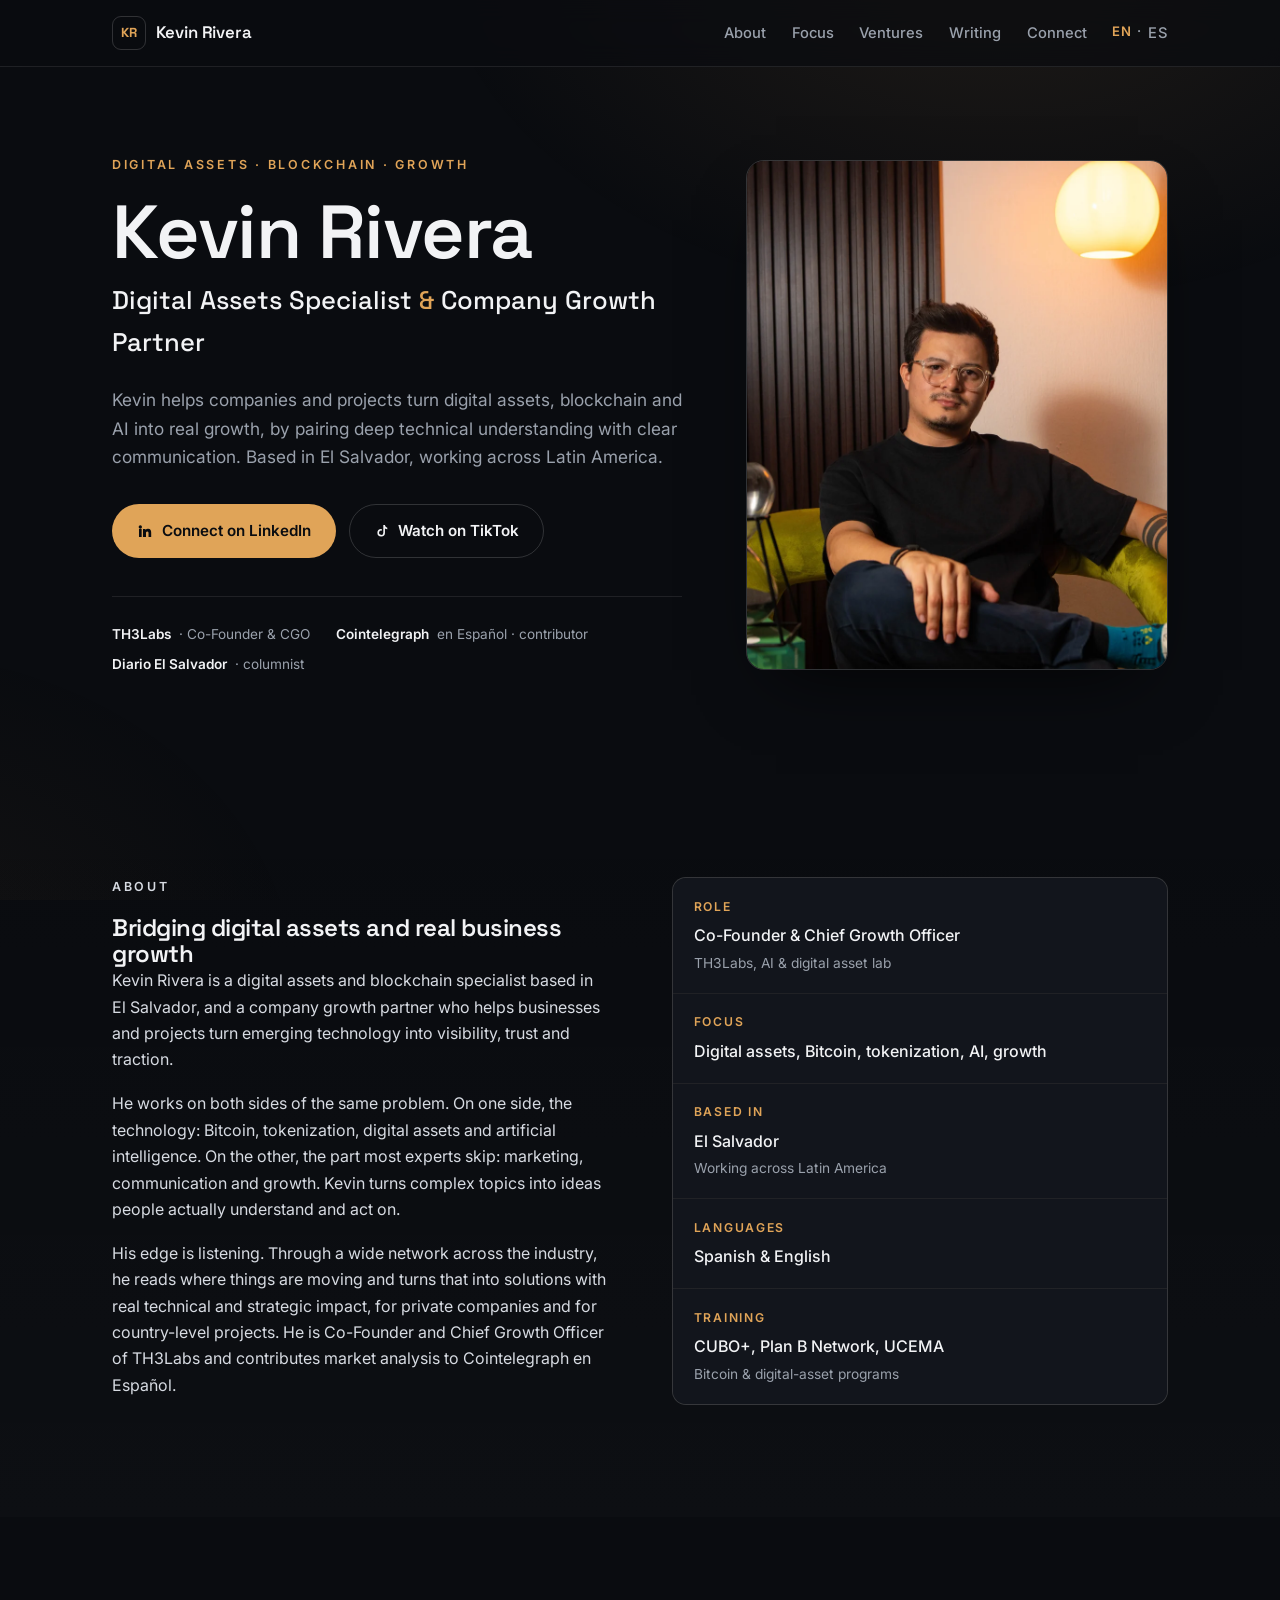
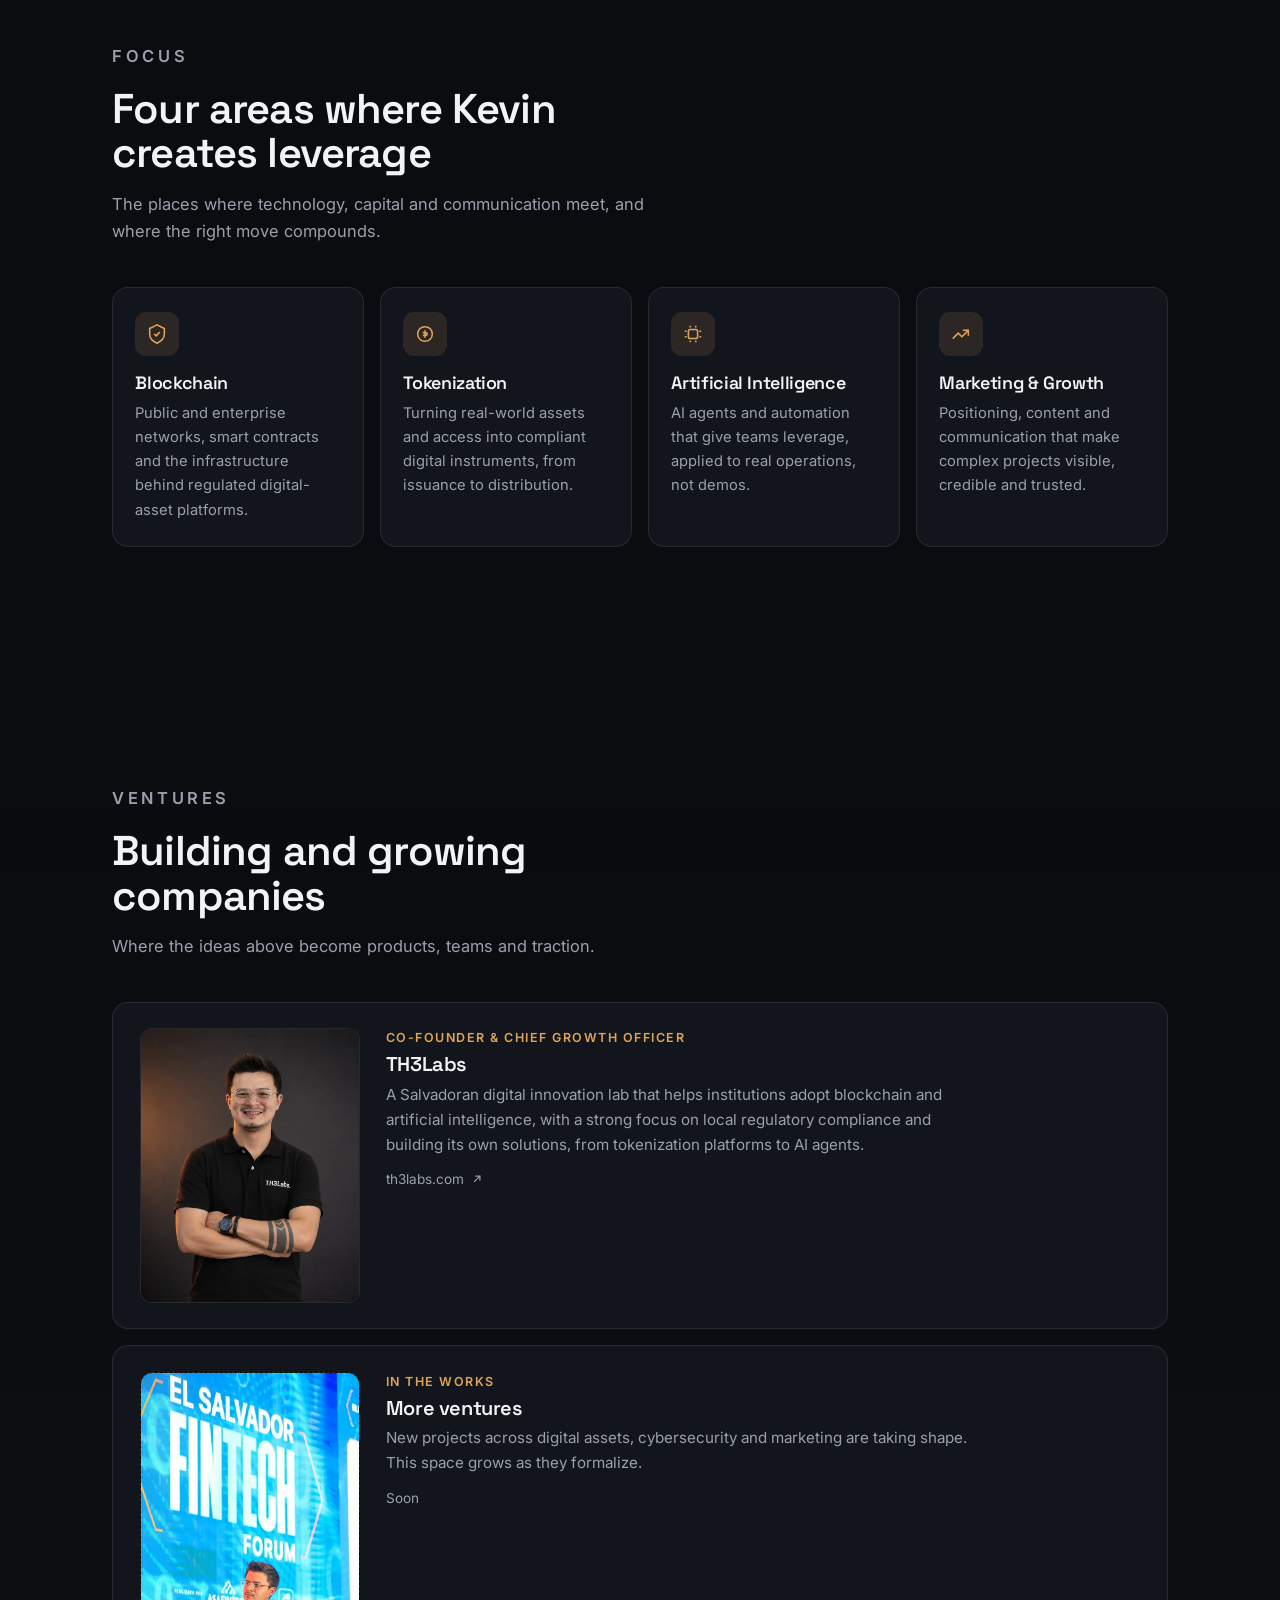
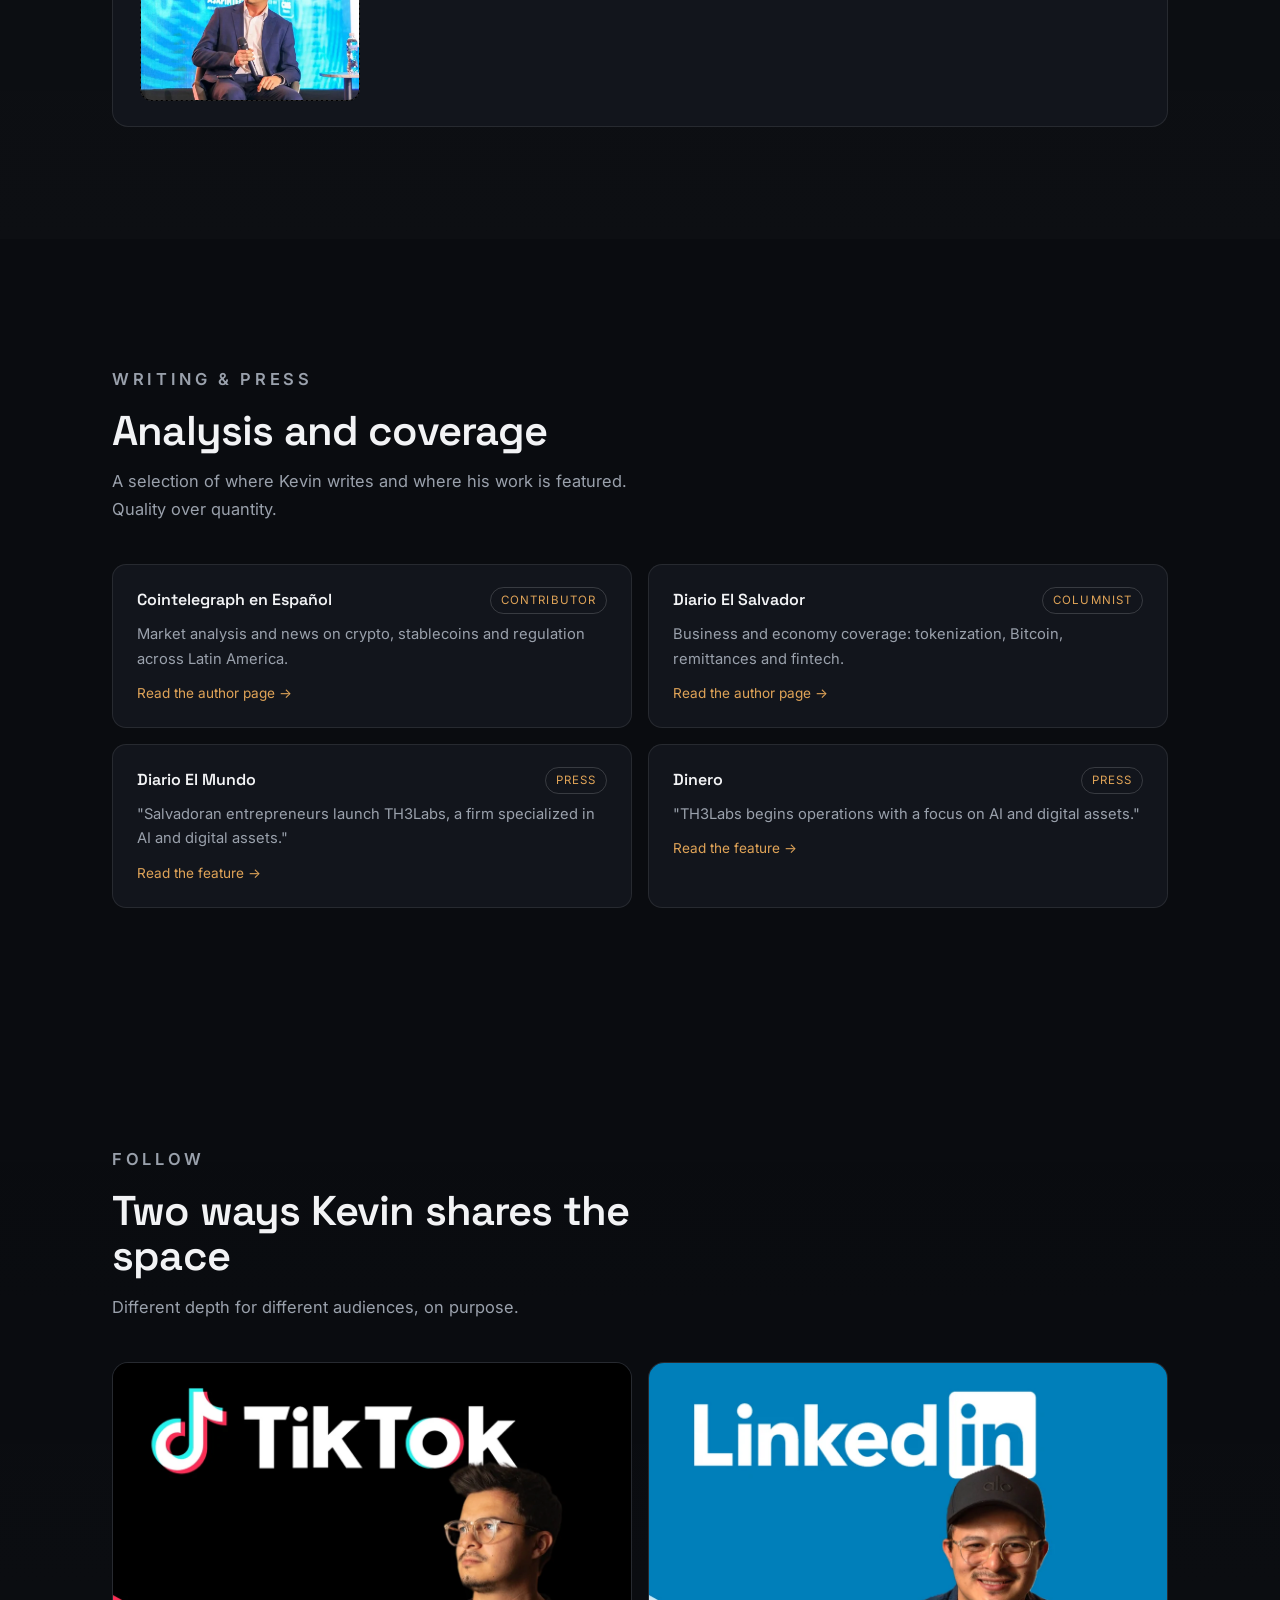
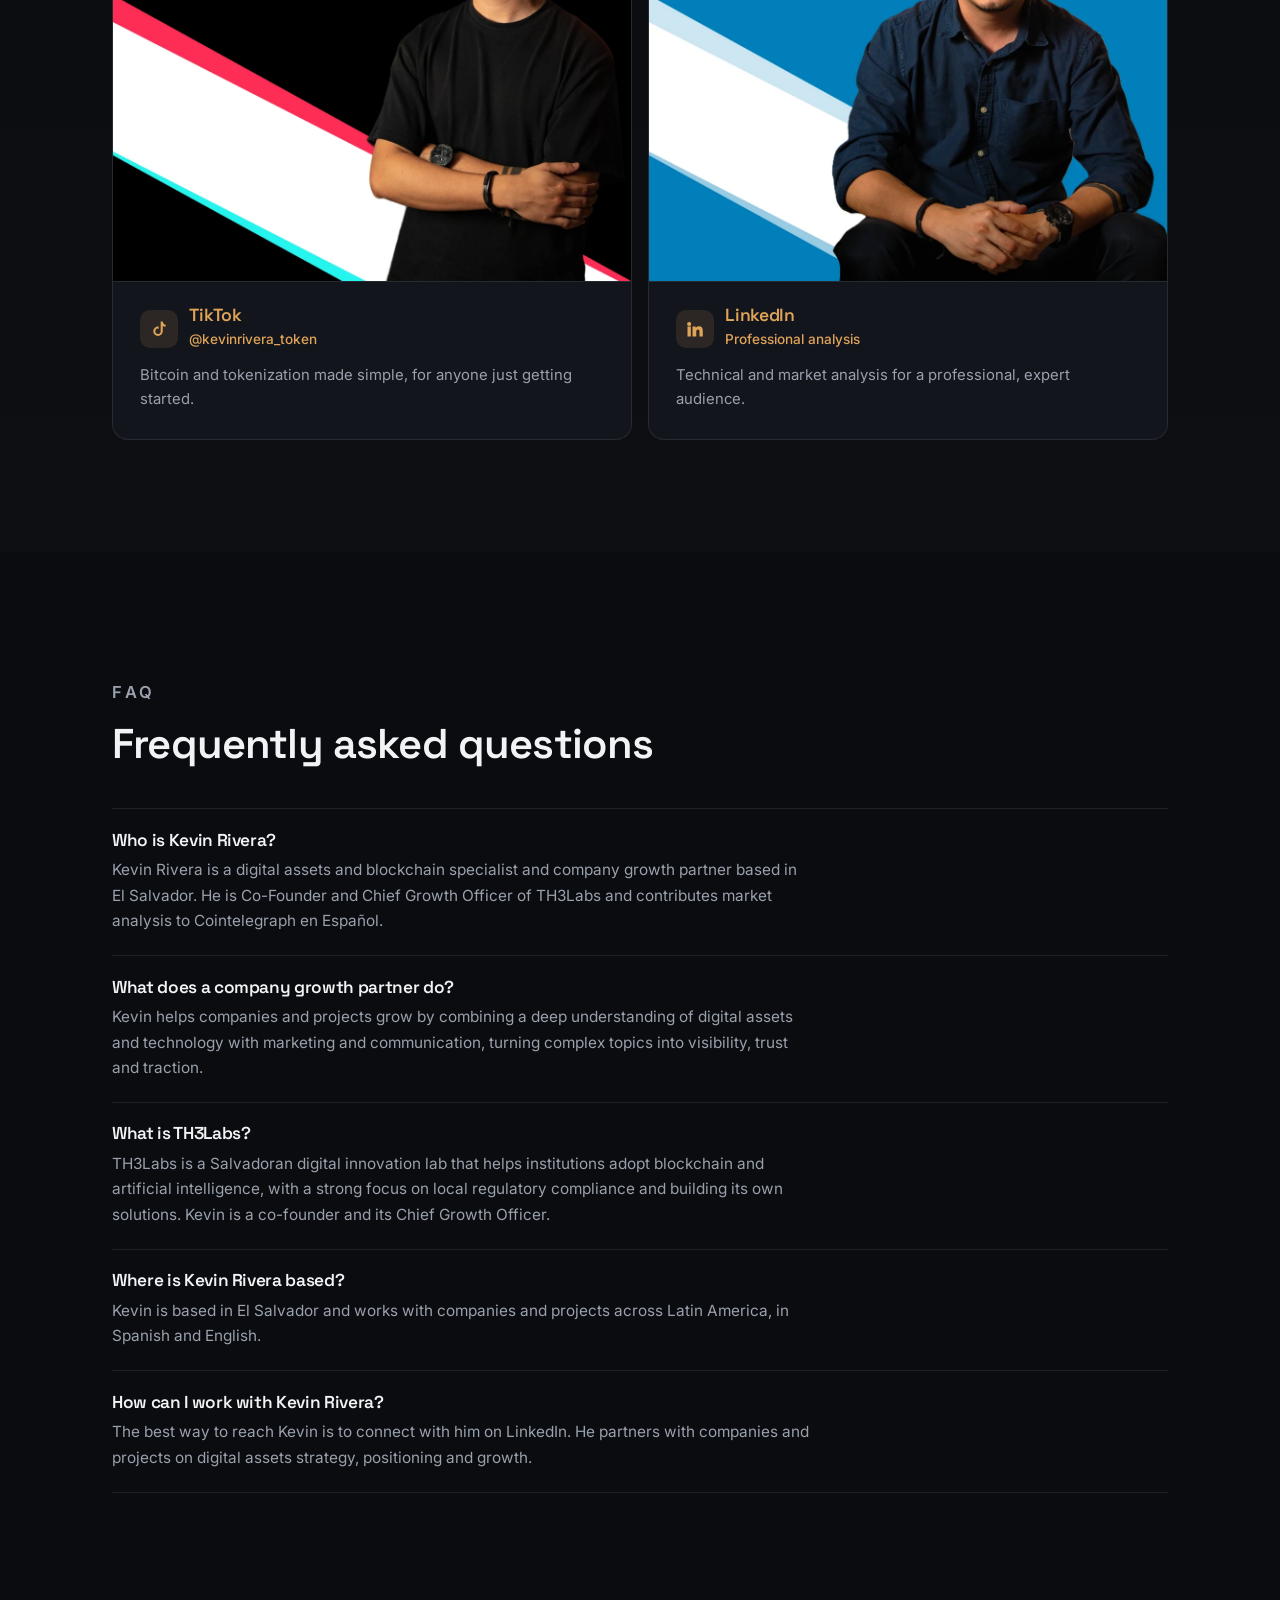
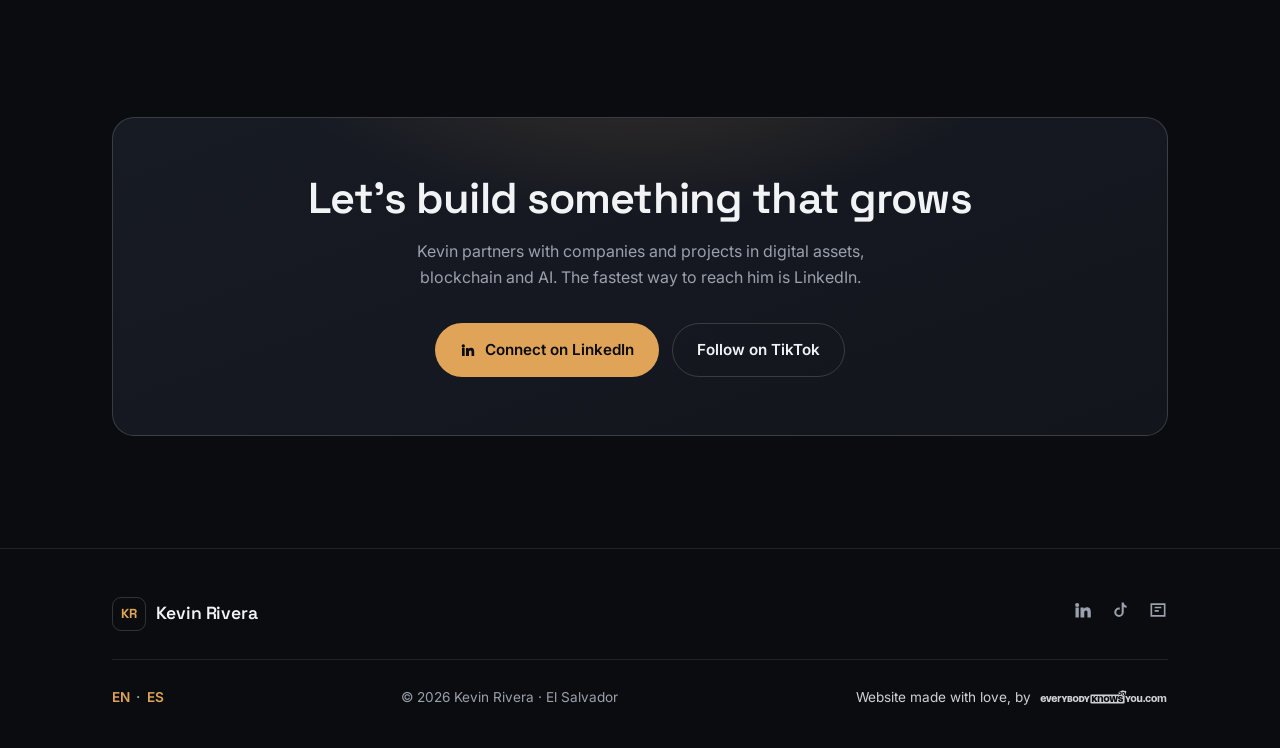
<file: index.html>
<!DOCTYPE html>
<html lang="en">
<head>
<meta charset="UTF-8">
<meta name="viewport" content="width=device-width, initial-scale=1.0">
<title>Kevin Rivera, Digital Assets Specialist &amp; Growth Partner</title>
<meta name="description" content="Kevin Rivera, digital assets and blockchain specialist and growth partner in El Salvador, helping companies and projects grow through tokenization, AI and communication.">
<meta name="keywords" content="Kevin Rivera, digital assets, activos digitales, blockchain, Bitcoin, tokenization, tokenizacion, artificial intelligence, inteligencia artificial, growth partner, socio de crecimiento, TH3Labs, El Salvador, Cointelegraph">

<!-- Canonical + language alternates -->
<link rel="canonical" href="https://kevinrivera.io/">
<link rel="alternate" hreflang="en" href="https://kevinrivera.io/">
<link rel="alternate" hreflang="es" href="https://kevinrivera.io/es/">
<link rel="alternate" hreflang="es-SV" href="https://kevinrivera.io/es/">
<link rel="alternate" hreflang="x-default" href="https://kevinrivera.io/">

<!-- Open Graph -->
<meta property="og:title" content="Kevin Rivera, Digital Assets Specialist &amp; Growth Partner">
<meta property="og:description" content="Digital assets and blockchain specialist and growth partner in El Salvador. Helping companies and projects grow through tokenization, AI and communication.">
<meta property="og:type" content="profile">
<meta property="og:url" content="https://kevinrivera.io/">
<meta property="og:image" content="https://kevinrivera.io/assets/images/social-share/kevin-rivera-og.jpg">
<meta property="og:image:width" content="1200">
<meta property="og:image:height" content="630">
<meta property="og:image:alt" content="Kevin Rivera, Digital Assets Specialist and Company Growth Partner">
<meta property="og:site_name" content="Kevin Rivera">
<meta property="og:locale" content="en_US">
<meta property="og:locale:alternate" content="es_SV">

<!-- Twitter Card -->
<meta name="twitter:card" content="summary_large_image">
<meta name="twitter:title" content="Kevin Rivera, Digital Assets Specialist &amp; Growth Partner">
<meta name="twitter:description" content="Digital assets and blockchain specialist and growth partner in El Salvador. Tokenization, AI and communication.">
<meta name="twitter:image" content="https://kevinrivera.io/assets/images/social-share/kevin-rivera-og.jpg">

<!-- Search -->
<meta name="robots" content="index, follow, max-image-preview:large, max-snippet:-1, max-video-preview:-1">
<meta name="author" content="Kevin Rivera">
<meta name="theme-color" content="#0A0C10">
<meta name="geo.region" content="SV">
<meta name="geo.placename" content="El Salvador">
<meta http-equiv="content-language" content="en">

<!-- Icons -->
<link rel="icon" href="favicon.ico" sizes="any">
<link rel="icon" type="image/png" sizes="32x32" href="favicon-32x32.png">
<link rel="icon" type="image/png" sizes="16x16" href="favicon-16x16.png">
<link rel="apple-touch-icon" sizes="180x180" href="apple-touch-icon.png">
<link rel="manifest" href="site.webmanifest">

<!-- AI assistants -->
<link rel="alternate" type="text/plain" title="llms.txt" href="https://kevinrivera.io/llms.txt">

<!-- Performance: preload hero + async fonts -->
<link rel="preload" as="image" href="assets/images/hero/kevin-rivera-el-salvador-45.webp" type="image/webp" fetchpriority="high">
<link rel="preconnect" href="https://fonts.googleapis.com">
<link rel="preconnect" href="https://fonts.gstatic.com" crossorigin>
<link rel="preload" as="style" href="https://fonts.googleapis.com/css2?family=Inter:wght@400;500;600;700&family=Space+Grotesk:wght@400;500;600;700&display=swap">
<link rel="stylesheet" href="https://fonts.googleapis.com/css2?family=Inter:wght@400;500;600;700&family=Space+Grotesk:wght@400;500;600;700&display=swap" media="print" onload="this.media='all'">
<noscript><link rel="stylesheet" href="https://fonts.googleapis.com/css2?family=Inter:wght@400;500;600;700&family=Space+Grotesk:wght@400;500;600;700&display=swap"></noscript>

<link rel="stylesheet" href="assets/css/tokens.css?v=3">
<link rel="stylesheet" href="assets/css/styles.css?v=3">

<!-- Schema.org: connected graph -->
<script type="application/ld+json">
{
  "@context": "https://schema.org",
  "@graph": [
    {
      "@type": "Person",
      "@id": "https://kevinrivera.io/#person",
      "name": "Kevin Rivera",
      "alternateName": "Kevin Alejandro Rivera Rivera",
      "jobTitle": "Co-Founder & Chief Growth Officer",
      "worksFor": {"@type":"Organization","name":"TH3Labs","url":"https://www.th3labs.com/"},
      "nationality": "Salvadoran",
      "url": "https://kevinrivera.io/",
      "image": "https://kevinrivera.io/assets/images/gallery/kevin-rivera-th3labs.webp",
      "description": "Digital assets and blockchain specialist and company growth partner in El Salvador, focused on Bitcoin, tokenization, artificial intelligence, and growth through communication.",
      "sameAs": [
        "https://www.linkedin.com/in/kevinriverar-socialmedia/",
        "https://www.tiktok.com/@kevinrivera_token",
        "https://cointelegraph.es/authors/kevin-rivera",
        "https://diarioelsalvador.com/autor/3ca516cbf4b7d8efe23598c0703759435e840dd3"
      ],
      "knowsAbout": ["Digital assets","Blockchain","Bitcoin","Tokenization","Artificial intelligence","Marketing","Growth strategy","Capital markets"],
      "knowsLanguage": ["es","en"],
      "alumniOf": [
        {"@type":"EducationalOrganization","name":"Universidad del CEMA (Postgraduate in Crypto, Blockchain & DeFi)"},
        {"@type":"EducationalOrganization","name":"Plan B Network Business School"},
        {"@type":"EducationalOrganization","name":"CUBO+ (National Bitcoin Office of El Salvador)"}
      ],
      "address": {"@type":"PostalAddress","addressCountry":"SV"}
    },
    {
      "@type": ["ProfessionalService"],
      "@id": "https://kevinrivera.io/#service",
      "name": "Kevin Rivera, Digital Assets & Growth Partner",
      "provider": {"@id": "https://kevinrivera.io/#person"},
      "description": "Advisory and growth partnership for companies and projects working with digital assets, blockchain, tokenization and artificial intelligence: strategy, positioning and communication.",
      "areaServed": [{"@type":"Country","name":"El Salvador"},{"@type":"Place","name":"Latin America"}],
      "availableLanguage": ["es","en"],
      "url": "https://kevinrivera.io/"
    },
    {
      "@type": "WebSite",
      "@id": "https://kevinrivera.io/#website",
      "url": "https://kevinrivera.io/",
      "name": "Kevin Rivera",
      "inLanguage": ["en","es"],
      "publisher": {"@id": "https://kevinrivera.io/#person"},
      "about": {"@id": "https://kevinrivera.io/#person"}
    },
    {
      "@type": "FAQPage",
      "@id": "https://kevinrivera.io/#faq",
      "mainEntity": [
        {"@type":"Question","name":"Who is Kevin Rivera?","acceptedAnswer":{"@type":"Answer","text":"Kevin Rivera is a digital assets and blockchain specialist and company growth partner based in El Salvador. He is Co-Founder and Chief Growth Officer of TH3Labs and contributes market analysis to Cointelegraph en Espanol."}},
        {"@type":"Question","name":"What does a company growth partner do?","acceptedAnswer":{"@type":"Answer","text":"Kevin helps companies and projects grow by combining a deep understanding of digital assets and technology with marketing and communication, turning complex topics into visibility, trust and traction."}},
        {"@type":"Question","name":"What is TH3Labs?","acceptedAnswer":{"@type":"Answer","text":"TH3Labs is a Salvadoran digital innovation lab that helps institutions adopt blockchain and artificial intelligence, with a strong focus on local regulatory compliance and building its own solutions. Kevin Rivera is a co-founder and its Chief Growth Officer."}},
        {"@type":"Question","name":"Where is Kevin Rivera based?","acceptedAnswer":{"@type":"Answer","text":"Kevin Rivera is based in El Salvador and works with companies and projects across Latin America, in Spanish and English."}},
        {"@type":"Question","name":"How can I work with Kevin Rivera?","acceptedAnswer":{"@type":"Answer","text":"The best way to reach Kevin is to connect with him on LinkedIn. He partners with companies and projects on digital assets strategy, positioning and growth."}}
      ]
    }
  ]
}
</script>
</head>
<body>

<header class="site-header">
  <div class="wrap">
    <a class="brand" href="index.html" aria-label="Kevin Rivera home">
      <span class="mono">KR</span> Kevin Rivera
    </a>
    <nav class="nav" aria-label="Primary">
      <div class="nav-links">
        <a href="#about">About</a>
        <a href="#focus">Focus</a>
        <a href="#ventures">Ventures</a>
        <a href="#press">Writing</a>
        <a href="#contact">Connect</a>
      </div>
      <div class="lang" aria-label="Language"><span class="active">EN</span> · <a href="es/index.html">ES</a></div>
      <button class="nav-toggle" aria-label="Menu" aria-expanded="false">
        <svg viewBox="0 0 24 24" fill="none" stroke="currentColor" stroke-width="2" stroke-linecap="round"><path d="M4 7h16M4 12h16M4 17h16"/></svg>
      </button>
    </nav>
  </div>
</header>

<main>

  <!-- HERO -->
  <section class="hero wrap" id="top">
    <div class="hero-grid">
      <div class="hero-copy reveal">
        <p class="eyebrow">Digital assets · Blockchain · Growth</p>
        <h1>Kevin Rivera</h1>
        <p class="role">Digital Assets Specialist <span class="amp">&amp;</span> Company Growth Partner</p>
        <p class="lead">Kevin helps companies and projects turn digital assets, blockchain and AI into real growth, by pairing deep technical understanding with clear communication. Based in El Salvador, working across Latin America.</p>
        <div class="hero-cta">
          <a class="btn btn--primary" href="https://www.linkedin.com/in/kevinriverar-socialmedia/" target="_blank" rel="noopener">
            <svg viewBox="0 0 24 24" fill="currentColor" aria-hidden="true"><path d="M4.98 3.5A2.5 2.5 0 1 1 2.5 6 2.5 2.5 0 0 1 4.98 3.5zM3 8.98h4V21H3zM9 8.98h3.8v1.64h.05a4.17 4.17 0 0 1 3.75-2.06c4 0 4.75 2.64 4.75 6.06V21h-4v-5.36c0-1.28 0-2.92-1.78-2.92s-2.05 1.39-2.05 2.83V21H9z"/></svg>
            Connect on LinkedIn
          </a>
          <a class="btn btn--ghost" href="https://www.tiktok.com/@kevinrivera_token" target="_blank" rel="noopener">
            <svg viewBox="0 0 24 24" fill="currentColor" aria-hidden="true"><path d="M16.5 3c.3 2.1 1.6 3.7 3.5 4v2.4a6.6 6.6 0 0 1-3.5-1v6.3a5.7 5.7 0 1 1-5.7-5.7c.3 0 .6 0 .9.1v2.5a3.2 3.2 0 1 0 2.3 3V3z"/></svg>
            Watch on TikTok
          </a>
        </div>
        <div class="trust">
          <span><b>TH3Labs</b> · Co-Founder &amp; CGO</span>
          <span><b>Cointelegraph</b> en Español · contributor</span>
          <span><b>Diario El Salvador</b> · columnist</span>
        </div>
      </div>
      <figure class="hero-figure reveal">
        <img src="assets/images/hero/kevin-rivera-el-salvador-45.webp"
             srcset="assets/images/hero/kevin-rivera-el-salvador-45-560.webp 560w, assets/images/hero/kevin-rivera-el-salvador-45.webp 900w"
             sizes="(max-width:820px) 320px, 430px" width="900" height="1090"
             alt="Kevin Rivera, digital assets and blockchain specialist in El Salvador" fetchpriority="high">
      </figure>
    </div>
  </section>

  <!-- ABOUT -->
  <section class="section section--alt" id="about">
    <div class="wrap about-grid">
      <div class="about-copy reveal">
        <p class="eyebrow">About</p>
        <h2>Bridging digital assets and real business growth</h2>
        <p>Kevin Rivera is a digital assets and blockchain specialist based in El Salvador, and a company growth partner who helps businesses and projects turn emerging technology into visibility, trust and traction.</p>
        <p>He works on both sides of the same problem. On one side, the technology: Bitcoin, tokenization, digital assets and artificial intelligence. On the other, the part most experts skip: marketing, communication and growth. Kevin turns complex topics into ideas people actually understand and act on.</p>
        <p>His edge is listening. Through a wide network across the industry, he reads where things are moving and turns that into solutions with real technical and strategic impact, for private companies and for country-level projects. He is Co-Founder and Chief Growth Officer of TH3Labs and contributes market analysis to Cointelegraph en Español.</p>
      </div>
      <div class="about-facts reveal">
        <div class="fact"><div class="k">Role</div><div class="v">Co-Founder &amp; Chief Growth Officer<small>TH3Labs, AI &amp; digital asset lab</small></div></div>
        <div class="fact"><div class="k">Focus</div><div class="v">Digital assets, Bitcoin, tokenization, AI, growth</div></div>
        <div class="fact"><div class="k">Based in</div><div class="v">El Salvador<small>Working across Latin America</small></div></div>
        <div class="fact"><div class="k">Languages</div><div class="v">Spanish &amp; English</div></div>
        <div class="fact"><div class="k">Training</div><div class="v">CUBO+, Plan B Network, UCEMA<small>Bitcoin &amp; digital-asset programs</small></div></div>
      </div>
    </div>
  </section>

  <!-- FOCUS / INDUSTRIES -->
  <section class="section" id="focus">
    <div class="wrap">
      <div class="sec-head reveal">
        <p class="eyebrow">Focus</p>
        <h2>Four areas where Kevin creates leverage</h2>
        <p>The places where technology, capital and communication meet, and where the right move compounds.</p>
      </div>
      <div class="cards">
        <article class="card reveal">
          <div class="ico"><svg viewBox="0 0 24 24" fill="none" stroke="currentColor" stroke-width="1.7"><path d="M12 2 4 6v6c0 5 3.5 8 8 10 4.5-2 8-5 8-10V6z"/><path d="M9 12l2 2 4-4"/></svg></div>
          <h3>Blockchain</h3>
          <p>Public and enterprise networks, smart contracts and the infrastructure behind regulated digital-asset platforms.</p>
        </article>
        <article class="card reveal">
          <div class="ico"><svg viewBox="0 0 24 24" fill="none" stroke="currentColor" stroke-width="1.7"><circle cx="12" cy="12" r="8"/><path d="M12 8v8M9.5 10.5h3.2a1.6 1.6 0 0 1 0 3.2H9.5"/></svg></div>
          <h3>Tokenization</h3>
          <p>Turning real-world assets and access into compliant digital instruments, from issuance to distribution.</p>
        </article>
        <article class="card reveal">
          <div class="ico"><svg viewBox="0 0 24 24" fill="none" stroke="currentColor" stroke-width="1.7"><rect x="7" y="7" width="10" height="10" rx="2"/><path d="M9 3v2M15 3v2M9 19v2M15 19v2M3 9h2M3 15h2M19 9h2M19 15h2"/></svg></div>
          <h3>Artificial Intelligence</h3>
          <p>AI agents and automation that give teams leverage, applied to real operations, not demos.</p>
        </article>
        <article class="card reveal">
          <div class="ico"><svg viewBox="0 0 24 24" fill="none" stroke="currentColor" stroke-width="1.7"><path d="M3 17l6-6 4 4 7-7"/><path d="M14 8h6v6"/></svg></div>
          <h3>Marketing &amp; Growth</h3>
          <p>Positioning, content and communication that make complex projects visible, credible and trusted.</p>
        </article>
      </div>
    </div>
  </section>

  <!-- VENTURES -->
  <section class="section section--alt" id="ventures">
    <div class="wrap">
      <div class="sec-head reveal">
        <p class="eyebrow">Ventures</p>
        <h2>Building and growing companies</h2>
        <p>Where the ideas above become products, teams and traction.</p>
      </div>
      <div class="venture reveal">
        <div class="venture-media"><img src="assets/images/gallery/kevin-rivera-th3labs.webp" width="820" height="1025" loading="lazy" alt="Kevin Rivera, Co-Founder and Chief Growth Officer of TH3Labs"></div>
        <div class="venture-body">
          <div class="vrole">Co-Founder &amp; Chief Growth Officer</div>
          <h3>TH3Labs</h3>
          <p>A Salvadoran digital innovation lab that helps institutions adopt blockchain and artificial intelligence, with a strong focus on local regulatory compliance and building its own solutions, from tokenization platforms to AI agents.</p>
          <a class="vlink" href="https://www.th3labs.com/" target="_blank" rel="noopener">th3labs.com <svg viewBox="0 0 24 24" width="14" height="14" fill="none" stroke="currentColor" stroke-width="2"><path d="M7 17 17 7M9 7h8v8"/></svg></a>
        </div>
      </div>
      <div class="venture venture--soon reveal">
        <div class="venture-media"><img src="assets/images/gallery/kevin-rivera-el-salvador-fintech-forum.webp" width="820" height="1231" loading="lazy" alt="Kevin Rivera speaking at the El Salvador Fintech Forum"></div>
        <div class="venture-body">
          <div class="vrole">In the works</div>
          <h3>More ventures</h3>
          <p>New projects across digital assets, cybersecurity and marketing are taking shape. This space grows as they formalize.</p>
          <span class="vlink">Soon</span>
        </div>
      </div>
    </div>
  </section>

  <!-- WRITING & PRESS -->
  <section class="section" id="press">
    <div class="wrap">
      <div class="sec-head reveal">
        <p class="eyebrow">Writing &amp; press</p>
        <h2>Analysis and coverage</h2>
        <p>A selection of where Kevin writes and where his work is featured. Quality over quantity.</p>
      </div>
      <div class="pubs">
        <a class="pub reveal" href="https://cointelegraph.es/authors/kevin-rivera" target="_blank" rel="noopener">
          <div class="outlet"><span class="name">Cointelegraph en Español</span><span class="tag">Contributor</span></div>
          <p>Market analysis and news on crypto, stablecoins and regulation across Latin America.</p>
          <span class="arrow">Read the author page →</span>
        </a>
        <a class="pub reveal" href="https://diarioelsalvador.com/autor/3ca516cbf4b7d8efe23598c0703759435e840dd3" target="_blank" rel="noopener">
          <div class="outlet"><span class="name">Diario El Salvador</span><span class="tag">Columnist</span></div>
          <p>Business and economy coverage: tokenization, Bitcoin, remittances and fintech.</p>
          <span class="arrow">Read the author page →</span>
        </a>
        <a class="pub reveal" href="https://diario.elmundo.sv/economia/emprendedores-salvadorenos-lanzan-th3labs-firma-especializada-en-inteligencia-artificial-y-activos-digitales" target="_blank" rel="noopener">
          <div class="outlet"><span class="name">Diario El Mundo</span><span class="tag">Press</span></div>
          <p>"Salvadoran entrepreneurs launch TH3Labs, a firm specialized in AI and digital assets."</p>
          <span class="arrow">Read the feature →</span>
        </a>
        <a class="pub reveal" href="https://dinero.com.sv/expertos/th3labs-arranca-operaciones-con-enfoque-en-ia-y-activos-digitales/" target="_blank" rel="noopener">
          <div class="outlet"><span class="name">Dinero</span><span class="tag">Press</span></div>
          <p>"TH3Labs begins operations with a focus on AI and digital assets."</p>
          <span class="arrow">Read the feature →</span>
        </a>
      </div>
    </div>
  </section>

  <!-- CHANNELS -->
  <section class="section section--alt" id="channels">
    <div class="wrap">
      <div class="sec-head reveal">
        <p class="eyebrow">Follow</p>
        <h2>Two ways Kevin shares the space</h2>
        <p>Different depth for different audiences, on purpose.</p>
      </div>
      <div class="channels">
        <a class="channel reveal" href="https://www.tiktok.com/@kevinrivera_token" target="_blank" rel="noopener">
          <img class="channel-thumb" src="assets/images/channels/tiktok-thumb.webp" width="1080" height="1080" loading="lazy" alt="Kevin Rivera on TikTok, @kevinrivera_token">
          <div class="channel-body">
            <div class="chead">
              <span class="ci"><svg viewBox="0 0 24 24" fill="currentColor"><path d="M16.5 3c.3 2.1 1.6 3.7 3.5 4v2.4a6.6 6.6 0 0 1-3.5-1v6.3a5.7 5.7 0 1 1-5.7-5.7c.3 0 .6 0 .9.1v2.5a3.2 3.2 0 1 0 2.3 3V3z"/></svg></span>
              <div><h3>TikTok</h3><span class="handle">@kevinrivera_token</span></div>
            </div>
            <p>Bitcoin and tokenization made simple, for anyone just getting started.</p>
          </div>
        </a>
        <a class="channel reveal" href="https://www.linkedin.com/in/kevinriverar-socialmedia/" target="_blank" rel="noopener">
          <img class="channel-thumb" src="assets/images/channels/linkedin-thumb.webp" width="1080" height="1080" loading="lazy" alt="Kevin Rivera on LinkedIn">
          <div class="channel-body">
            <div class="chead">
              <span class="ci"><svg viewBox="0 0 24 24" fill="currentColor"><path d="M4.98 3.5A2.5 2.5 0 1 1 2.5 6 2.5 2.5 0 0 1 4.98 3.5zM3 8.98h4V21H3zM9 8.98h3.8v1.64h.05a4.17 4.17 0 0 1 3.75-2.06c4 0 4.75 2.64 4.75 6.06V21h-4v-5.36c0-1.28 0-2.92-1.78-2.92s-2.05 1.39-2.05 2.83V21H9z"/></svg></span>
              <div><h3>LinkedIn</h3><span class="handle">Professional analysis</span></div>
            </div>
            <p>Technical and market analysis for a professional, expert audience.</p>
          </div>
        </a>
      </div>
    </div>
  </section>

  <!-- FAQ -->
  <section class="section" id="faq">
    <div class="wrap">
      <div class="sec-head reveal">
        <p class="eyebrow">FAQ</p>
        <h2>Frequently asked questions</h2>
      </div>
      <div class="faq reveal">
        <div class="faq-item">
          <h3>Who is Kevin Rivera?</h3>
          <p>Kevin Rivera is a digital assets and blockchain specialist and company growth partner based in El Salvador. He is Co-Founder and Chief Growth Officer of TH3Labs and contributes market analysis to Cointelegraph en Español.</p>
        </div>
        <div class="faq-item">
          <h3>What does a company growth partner do?</h3>
          <p>Kevin helps companies and projects grow by combining a deep understanding of digital assets and technology with marketing and communication, turning complex topics into visibility, trust and traction.</p>
        </div>
        <div class="faq-item">
          <h3>What is TH3Labs?</h3>
          <p>TH3Labs is a Salvadoran digital innovation lab that helps institutions adopt blockchain and artificial intelligence, with a strong focus on local regulatory compliance and building its own solutions. Kevin is a co-founder and its Chief Growth Officer.</p>
        </div>
        <div class="faq-item">
          <h3>Where is Kevin Rivera based?</h3>
          <p>Kevin is based in El Salvador and works with companies and projects across Latin America, in Spanish and English.</p>
        </div>
        <div class="faq-item">
          <h3>How can I work with Kevin Rivera?</h3>
          <p>The best way to reach Kevin is to connect with him on LinkedIn. He partners with companies and projects on digital assets strategy, positioning and growth.</p>
        </div>
      </div>
    </div>
  </section>

  <!-- CONTACT / CTA -->
  <section class="section" id="contact">
    <div class="wrap">
      <div class="cta reveal">
        <h2>Let's build something that grows</h2>
        <p>Kevin partners with companies and projects in digital assets, blockchain and AI. The fastest way to reach him is LinkedIn.</p>
        <div class="hero-cta">
          <a class="btn btn--primary" href="https://www.linkedin.com/in/kevinriverar-socialmedia/" target="_blank" rel="noopener">
            <svg viewBox="0 0 24 24" fill="currentColor" aria-hidden="true"><path d="M4.98 3.5A2.5 2.5 0 1 1 2.5 6 2.5 2.5 0 0 1 4.98 3.5zM3 8.98h4V21H3zM9 8.98h3.8v1.64h.05a4.17 4.17 0 0 1 3.75-2.06c4 0 4.75 2.64 4.75 6.06V21h-4v-5.36c0-1.28 0-2.92-1.78-2.92s-2.05 1.39-2.05 2.83V21H9z"/></svg>
            Connect on LinkedIn
          </a>
          <a class="btn btn--ghost" href="https://www.tiktok.com/@kevinrivera_token" target="_blank" rel="noopener">Follow on TikTok</a>
        </div>
      </div>
    </div>
  </section>

</main>

<footer class="site-footer">
  <div class="wrap">
    <div class="footer-top">
      <a class="brand footer-brand" href="index.html"><span class="mono">KR</span> Kevin Rivera</a>
      <div class="footer-social">
        <a href="https://www.linkedin.com/in/kevinriverar-socialmedia/" target="_blank" rel="noopener" aria-label="LinkedIn"><svg viewBox="0 0 24 24" fill="currentColor"><path d="M4.98 3.5A2.5 2.5 0 1 1 2.5 6 2.5 2.5 0 0 1 4.98 3.5zM3 8.98h4V21H3zM9 8.98h3.8v1.64h.05a4.17 4.17 0 0 1 3.75-2.06c4 0 4.75 2.64 4.75 6.06V21h-4v-5.36c0-1.28 0-2.92-1.78-2.92s-2.05 1.39-2.05 2.83V21H9z"/></svg></a>
        <a href="https://www.tiktok.com/@kevinrivera_token" target="_blank" rel="noopener" aria-label="TikTok"><svg viewBox="0 0 24 24" fill="currentColor"><path d="M16.5 3c.3 2.1 1.6 3.7 3.5 4v2.4a6.6 6.6 0 0 1-3.5-1v6.3a5.7 5.7 0 1 1-5.7-5.7c.3 0 .6 0 .9.1v2.5a3.2 3.2 0 1 0 2.3 3V3z"/></svg></a>
        <a href="https://cointelegraph.es/authors/kevin-rivera" target="_blank" rel="noopener" aria-label="Cointelegraph author page"><svg viewBox="0 0 24 24" fill="none" stroke="currentColor" stroke-width="2"><path d="M4 5h16v14H4z"/><path d="M8 9h8M8 13h5"/></svg></a>
      </div>
    </div>
    <div class="footer-bottom">
      <div class="lang-toggle"><span class="active">EN</span> · <a href="es/index.html">ES</a></div>
      <div>© <span data-year>2026</span> Kevin Rivera · El Salvador</div>
      <a class="eky-credit" href="https://everybodyknowsyou.com" target="_blank" rel="noopener" aria-label="Website made with love by everybodyknowsyou.com">
        <span class="eky-credit__text">Website made with love, by</span>
        <svg role="img" aria-label="everybodyknowsyou.com" xmlns="http://www.w3.org/2000/svg" viewBox="0 0 1296.95 160.34"><defs><style>.cls-1{fill:var(--eky-bg,#ffffff);}.cls-2{fill:var(--eky-fg,currentColor);}</style></defs><g><g><g><rect class="cls-2" x="515.16" y="55.21" width="342.62" height="90.52" rx="12" ry="12"/><path class="cls-1" d="M530.13,71.12h16.6v15.46l-.24,6.96h.32l3.32-4.61,15.14-17.81h19.83l-22.02,25.02,22.18,33.68h-19.92l-13.76-20.73-4.86,5.34v15.38h-16.6v-58.69Z"/><path class="cls-1" d="M604.13,71.12v8.01h.32c4.53-6.23,10.53-9.23,18.54-9.23,12.47,0,18.94,7.29,18.94,22.02v37.89h-16.6v-35.3c0-7.69-2.75-10.85-8.58-10.85-7.21,0-11.82,4.7-11.82,12.14v34h-16.6v-58.69h15.79Z"/><path class="cls-1" d="M647.37,100.43c0-17.57,11.09-30.52,29.31-30.52s29.31,12.95,29.31,30.52-11.09,30.6-29.31,30.6-29.31-13.03-29.31-30.6ZM688.66,100.43c0-9.8-3.81-17.16-11.98-17.16s-11.98,7.37-11.98,17.16,3.81,17.24,11.98,17.24,11.98-7.45,11.98-17.24Z"/><path class="cls-1" d="M705.66,71.12h17.57l6.64,35.62c.41,2.02.73,4.86,1.14,6.88h.32l1.21-6.88,6.88-35.62h18.54l7.45,35.62,1.29,6.88h.32l1.05-6.88,5.99-35.62h17.24l-13.28,58.69h-21.53l-6.64-32.38-1.29-6.88h-.32l-1.21,6.88-6.56,32.38h-21.45l-13.36-58.69Z"/><path class="cls-1" d="M791.81,110.79l17-.08c.57,4.78,3.72,7.53,9.31,7.53,4.61,0,7.85-1.7,7.85-5.26,0-2.67-1.78-4.37-5.59-5.26l-14.09-3.24c-8.98-2.02-13.84-7.77-13.84-16.27,0-11.5,8.99-18.3,24.69-18.3,14.65,0,23.56,6.96,23.8,18.05h-17c-.49-3.32-2.67-5.67-7.69-5.67-4.37,0-7.21,1.54-7.21,4.61,0,2.43,1.7,3.81,5.59,4.7l14.09,3.24c9.23,2.1,14.09,8.18,14.09,16.84,0,12.71-10.28,19.35-24.77,19.35-16.19,0-25.99-7.77-26.23-20.24Z"/></g><g><path class="cls-2" d="M918.06,100.39c0-17.57,11.09-30.52,29.31-30.52s29.31,12.95,29.31,30.52-11.09,30.6-29.31,30.6-29.31-13.03-29.31-30.6ZM959.34,100.39c0-9.8-3.81-17.16-11.98-17.16s-11.98,7.37-11.98,17.16,3.81,17.24,11.98,17.24,11.98-7.45,11.98-17.24Z"/><path class="cls-2" d="M1018.85,129.78v-7.85h-.32c-4.61,6.15-10.52,9.07-17.89,9.07-11.98,0-18.46-7.29-18.46-21.94v-37.97h16.6v35.38c0,7.69,2.83,10.77,8.18,10.77,6.56,0,11.09-4.61,11.09-12.63v-33.52h16.6v58.69h-15.79Z"/><path class="cls-2" d="M884.01,109.52l-20.4-38.4h17.84l8.26,17.75c.99,2.06,1.9,4.96,2.89,7.02h.33c.91-2.06,1.82-4.96,2.72-7.02l7.85-17.75h17.51l-20.07,38.57v21.31h-16.93v-21.47Z"/></g><g><path class="cls-2" d="M14.66,100.39c0-17.97,10.85-30.52,29.55-30.52s28.01,12.47,27.36,34.41h-39.35c.89,8.91,4.53,14.01,11.66,14.01,5.67,0,9.31-3,10.44-8.5h16.76c-2.19,13.28-12.31,21.21-26.88,21.21-18.7,0-29.55-12.63-29.55-30.6ZM54.58,92.54c-1.05-6.56-4.78-9.96-10.36-9.96s-9.8,3.64-11.42,9.96h21.78Z"/><path class="cls-2" d="M69.8,71.09h17.49l9.47,35.62c.57,2.02,1.05,4.86,1.62,6.88h.32l1.54-6.88,8.99-35.62h17.16l-17.81,58.69h-21.13l-17.65-58.69Z"/><path class="cls-2" d="M124.69,100.39c0-17.97,10.85-30.52,29.55-30.52s28.01,12.47,27.36,34.41h-39.35c.89,8.91,4.53,14.01,11.66,14.01,5.67,0,9.31-3,10.44-8.5h16.76c-2.19,13.28-12.31,21.21-26.88,21.21-18.7,0-29.55-12.63-29.55-30.6ZM164.61,92.54c-1.05-6.56-4.78-9.96-10.36-9.96s-9.8,3.64-11.42,9.96h21.78Z"/><path class="cls-2" d="M187.44,71.09h15.46v9.47h.32c3.64-7.37,8.74-10.69,15.71-10.69,1.86,0,3.56.24,5.1.81v15.79h-.32c-1.7-.49-3.24-.73-5.18-.73-9.15,0-14.49,5.42-14.49,16.11v27.93h-16.6v-58.69Z"/><path class="cls-2" d="M285.57,71.09h26.15c13.52,0,20.97,5.42,20.97,14.82,0,6.15-3.08,10.36-9.96,12.39v.32c8.02,1.46,12.23,6.23,12.23,13.84,0,10.52-8.42,17.33-21.7,17.33h-27.69v-58.69ZM316.66,88.82c0-3.64-2.02-5.18-6.56-5.18h-7.93v10.77h7.93c4.37,0,6.56-1.86,6.56-5.59ZM318.6,111.24c0-3.81-2.27-5.99-6.88-5.99h-9.55v11.98h9.63c4.45,0,6.8-2.19,6.8-5.99Z"/><path class="cls-2" d="M337.95,100.39c0-17.57,11.09-30.52,29.31-30.52s29.31,12.95,29.31,30.52-11.09,30.6-29.31,30.6-29.31-13.03-29.31-30.6ZM379.24,100.39c0-9.8-3.8-17.16-11.98-17.16s-11.98,7.37-11.98,17.16,3.8,17.24,11.98,17.24,11.98-7.45,11.98-17.24Z"/><path class="cls-2" d="M402.08,71.09h24.13c18.62,0,29.63,10.36,29.63,29.31s-11.01,29.39-29.63,29.39h-24.13v-58.69ZM438.99,100.39c0-10.77-5.83-16.19-13.36-16.19h-6.96v32.46h6.96c7.53,0,13.36-5.51,13.36-16.27Z"/><path class="cls-2" d="M471.04,109.52l-20.4-38.4h17.84l8.26,17.75c.99,2.06,1.9,4.96,2.89,7.02h.33c.91-2.06,1.82-4.96,2.72-7.02l7.85-17.75h17.51l-20.07,38.57v21.31h-16.93v-21.47Z"/><path class="cls-2" d="M245.89,109.52l-20.4-38.4h17.84l8.26,17.75c.99,2.06,1.9,4.96,2.89,7.02h.33c.91-2.06,1.82-4.96,2.72-7.02l7.85-17.75h17.51l-20.07,38.57v21.31h-16.93v-21.47Z"/></g></g><g><g><path class="cls-2" d="M837.89,14.05c5.42-1.65,11.14.47,13.85,5.48.39.72,1.1,1.2,1.88,1.34.7.12,1.52-.2,2.16-.74,4.05-3.38,9.74-3.68,14.06-.7,4.24,2.92,5.92,8.22,4.35,13.25l-6.96,22.26c-2.45,8.46-9.67,14.45-18.27,15.02-8.94.6-17.2-4.68-20.36-13.03-.17-.45-.5-.62-.88-.67s-.66.09-.98.46c-5.78,6.49-15.01,8.59-23.07,5.2-7.59-3.19-12.57-10.83-12.37-19.15.21-8.44,5.67-16.24,13.97-18.77l32.61-9.94ZM844.69,65.73c8.85,1.59,17.31-4.28,18.9-13.13,1.59-8.85-4.28-17.31-13.13-18.9-8.85-1.59-17.31,4.28-18.9,13.13-1.59,8.85,4.28,17.31,13.13,18.9ZM808.72,59.25c8.85,1.59,17.31-4.28,18.9-13.13,1.59-8.85-4.28-17.31-13.13-18.9-8.85-1.59-17.31,4.28-18.9,13.13-1.59,8.85,4.28,17.31,13.13,18.9Z"/><g><path class="cls-1" d="M850.46,33.7c8.85,1.59,14.72,10.06,13.13,18.9-1.59,8.85-10.06,14.72-18.9,13.13-8.85-1.59-14.72-10.06-13.13-18.9s10.06-14.72,18.9-13.13Z"/><path class="cls-1" d="M814.49,27.22c8.85,1.59,14.72,10.06,13.13,18.9-1.59,8.85-10.06,14.72-18.9,13.13-8.85-1.59-14.72-10.06-13.13-18.9,1.59-8.85,10.06-14.72,18.9-13.13Z"/></g></g><g><g><path class="cls-2" d="M847.57,56.91c-.06-.86-.28-1.56-.42-2.47.64.65,1.19,1.16,1.91,1.66,1.12.79,2.71.42,3.44-.7.73-1.11.45-2.64-.68-3.44-.71-.5-1.52-.66-2.4-1.05,1.54-.53,3.13-1,3.41-2.57.17-.93-.14-1.9-.84-2.43-1.03-.79-2.26-.75-3.22.02-.58.46-1.06.91-1.67,1.49.18-.89.4-1.63.45-2.5.09-1.44-1.09-2.58-2.46-2.58s-2.55,1.17-2.48,2.62c.04.85.33,1.53.43,2.46-.47-.54-.95-.89-1.43-1.33-1.13-1.04-2.8-.99-3.77.19-.91,1.1-.66,2.87.58,3.67.72.46,1.49.65,2.34.99-.88.38-1.73.56-2.45,1.09-1.21.89-1.32,2.65-.36,3.69,1.04,1.12,2.62,1.06,3.73.03l1.46-1.34c-.23.92-.51,1.75-.51,2.68,0,1.41,1.2,2.5,2.56,2.45s2.46-1.22,2.37-2.6Z"/><path class="cls-2" d="M847.57,56.91c.09,1.38-1.03,2.55-2.37,2.6s-2.56-1.05-2.56-2.45c0-.94.27-1.76.51-2.68l-1.46,1.34c-1.12,1.03-2.7,1.09-3.73-.03-.96-1.04-.84-2.8.36-3.69.71-.53,1.56-.71,2.45-1.09-.85-.34-1.62-.53-2.34-.99-1.24-.79-1.49-2.57-.58-3.67.97-1.17,2.64-1.23,3.77-.19.48.45.96.79,1.43,1.33-.1-.93-.38-1.61-.43-2.46-.07-1.44,1.07-2.62,2.48-2.62s2.55,1.14,2.46,2.58c-.05.87-.27,1.6-.45,2.5.61-.58,1.09-1.03,1.67-1.49.96-.77,2.19-.81,3.22-.02.7.54,1,1.5.84,2.43-.28,1.57-1.87,2.04-3.41,2.57.88.39,1.69.54,2.4,1.05,1.13.8,1.41,2.33.68,3.44-.73,1.11-2.32,1.48-3.44.7-.72-.5-1.27-1.01-1.91-1.66.14.92.37,1.62.42,2.47Z"/></g><g><path class="cls-2" d="M810.13,50.42c.09-1.04-.23-1.92-.46-2.9.76.65,1.37,1.38,2.24,1.82,1.23.63,2.73.08,3.32-1.08s.21-2.6-.95-3.29c-.73-.43-1.51-.63-2.28-.94.71-.21,1.29-.46,1.92-.73,1.42-.61,1.98-2.23,1.25-3.55s-2.48-1.69-3.67-.79c-.67.5-1.22,1.01-1.84,1.61.23-1.08.58-2.02.43-3.07-.18-1.23-1.33-2.03-2.49-2.01s-2.27.88-2.4,2.1c-.11,1.04.22,1.91.45,2.98-.52-.57-1.04-.93-1.58-1.42-1.11-1-2.86-.89-3.77.32s-.53,2.95.79,3.67c.74.41,1.47.63,2.23.89-.85.33-1.63.52-2.35.98-1.23.78-1.49,2.47-.66,3.57s2.46,1.35,3.58.48c.64-.49,1.17-.96,1.77-1.57-.22,1.07-.56,1.95-.45,2.98.14,1.28,1.29,2.13,2.5,2.11s2.29-.84,2.41-2.17Z"/><path class="cls-2" d="M810.13,50.42c-.12,1.32-1.24,2.14-2.41,2.17s-2.36-.83-2.5-2.11c-.11-1.03.23-1.91.45-2.98-.6.61-1.13,1.08-1.77,1.57-1.12.87-2.73.66-3.58-.48s-.57-2.79.66-3.57c.72-.46,1.5-.64,2.35-.98-.77-.26-1.49-.48-2.23-.89-1.32-.73-1.68-2.5-.79-3.67s2.66-1.32,3.77-.32c.54.49,1.06.85,1.58,1.42-.23-1.07-.56-1.94-.45-2.98.13-1.22,1.24-2.08,2.4-2.1s2.31.78,2.49,2.01c.15,1.05-.2,1.99-.43,3.07.62-.6,1.17-1.1,1.84-1.61,1.2-.9,2.97-.5,3.67.79s.17,2.93-1.25,3.55c-.63.27-1.21.52-1.92.73.77.32,1.55.51,2.28.94,1.16.68,1.53,2.13.95,3.29s-2.09,1.71-3.32,1.08c-.87-.44-1.48-1.17-2.24-1.82.23.98.55,1.86.46,2.9Z"/></g></g></g></g><g fill="var(--eky-fg, currentColor)"><path d="M1046.08,112.99h15.96v16.61h-15.96v-16.61Z"/><path d="M1065.91,100.33c0-17.49,11.29-30.39,29.1-30.39,13.79,0,25.15,8.06,26.36,22.41h-16.85c-.56-5.8-4.03-9.11-9.43-9.11-8.06,0-11.93,7.42-11.93,17.09s3.79,17.17,11.85,17.17c5.4,0,8.95-3.3,9.67-9.67h16.85c-1.13,14.91-12.66,22.97-26.52,22.97-18.14,0-29.1-12.98-29.1-30.47Z"/><path d="M1124.75,100.33c0-17.49,11.04-30.39,29.18-30.39s29.18,12.9,29.18,30.39-11.04,30.47-29.18,30.47-29.18-12.98-29.18-30.47ZM1165.86,100.33c0-9.75-3.79-17.09-11.93-17.09s-11.93,7.33-11.93,17.09,3.79,17.17,11.93,17.17,11.93-7.42,11.93-17.17Z"/><path d="M1204.31,71.15v7.98h.32c4.43-5.97,10.64-9.19,17.9-9.19s12.41,3.14,15.4,9.19h.32c4.92-6.21,10.72-9.19,17.9-9.19,12.58,0,19.27,8.71,19.27,22.81v36.84h-16.53v-34.26c0-7.66-2.34-11.69-8.06-11.69-6.53,0-10.56,5-10.56,12.9v33.05h-16.53v-34.34c0-7.58-2.42-11.61-8.14-11.61-6.61,0-10.48,5.24-10.48,12.9v33.05h-16.53v-58.44h15.72Z"/></g></svg>
      </a>
    </div>
  </div>
</footer>

<script src="assets/js/main.js" defer></script>
</body>
</html>
</file>
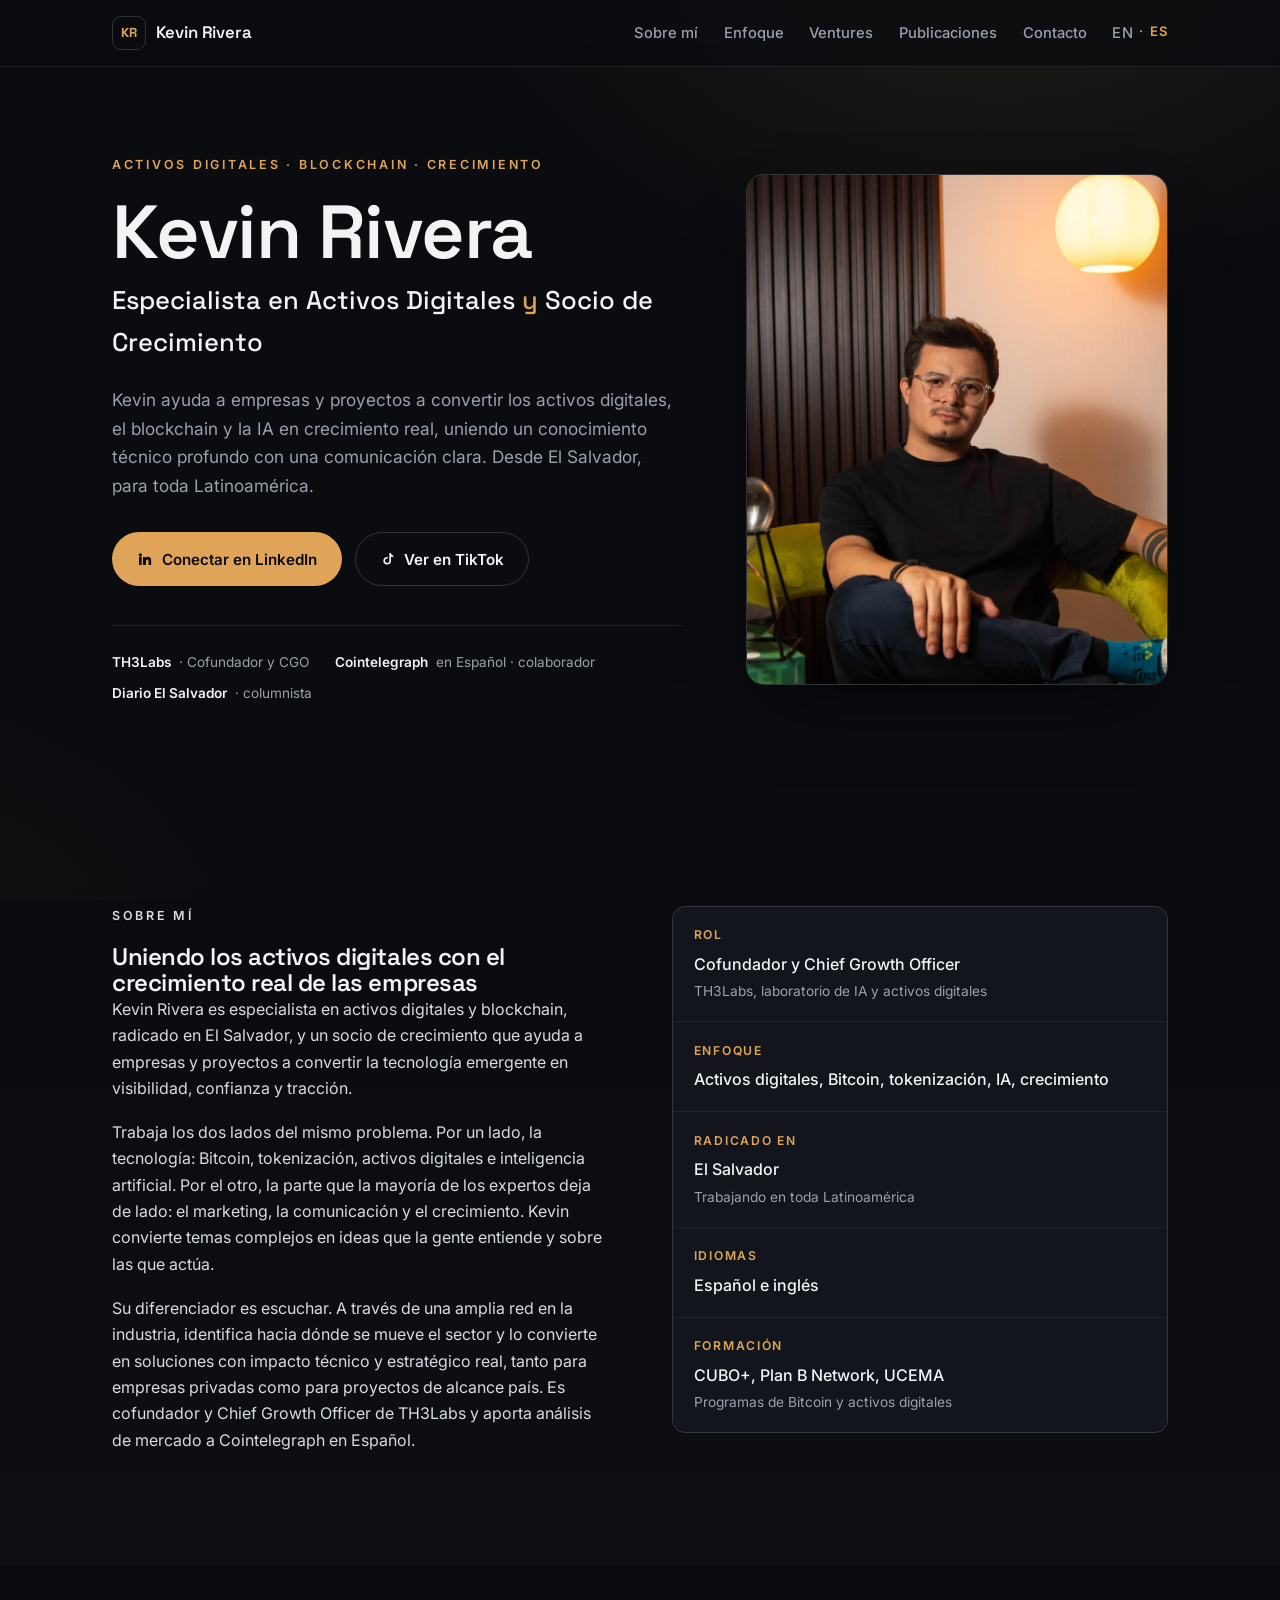
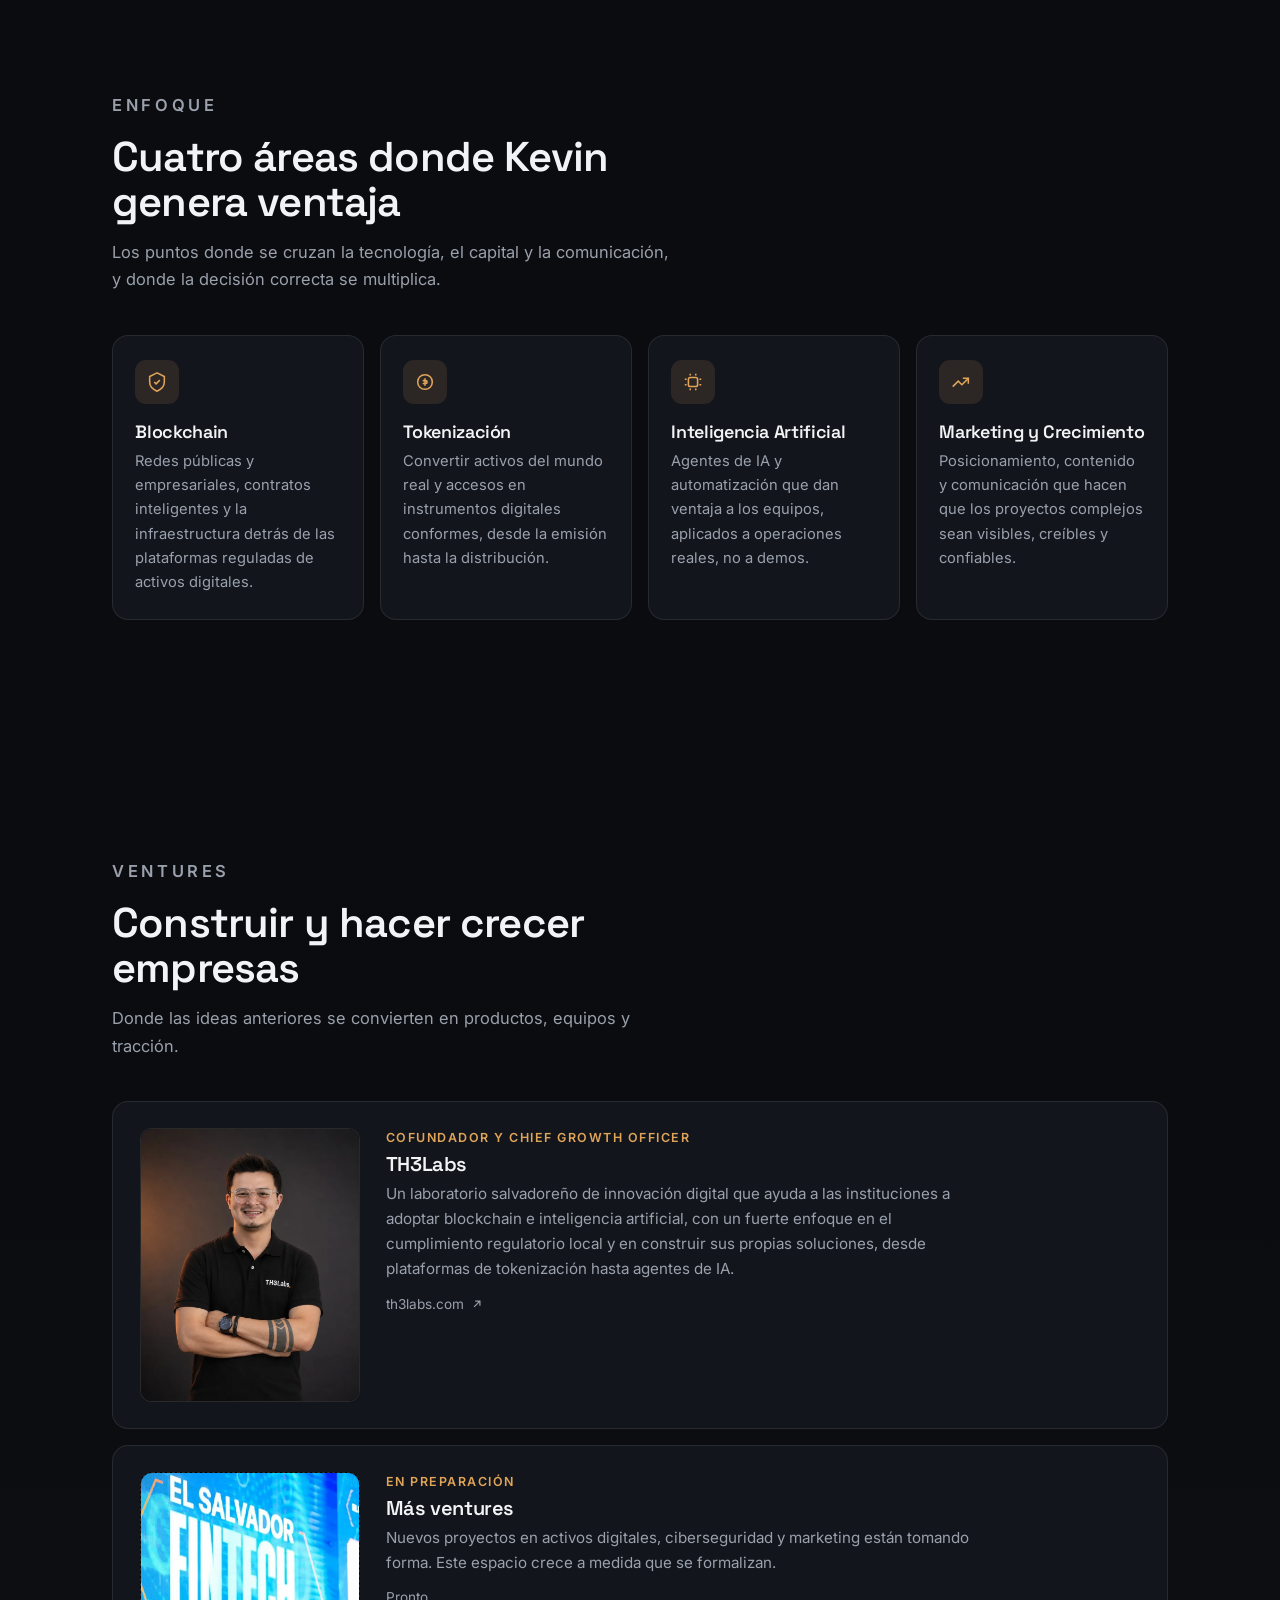
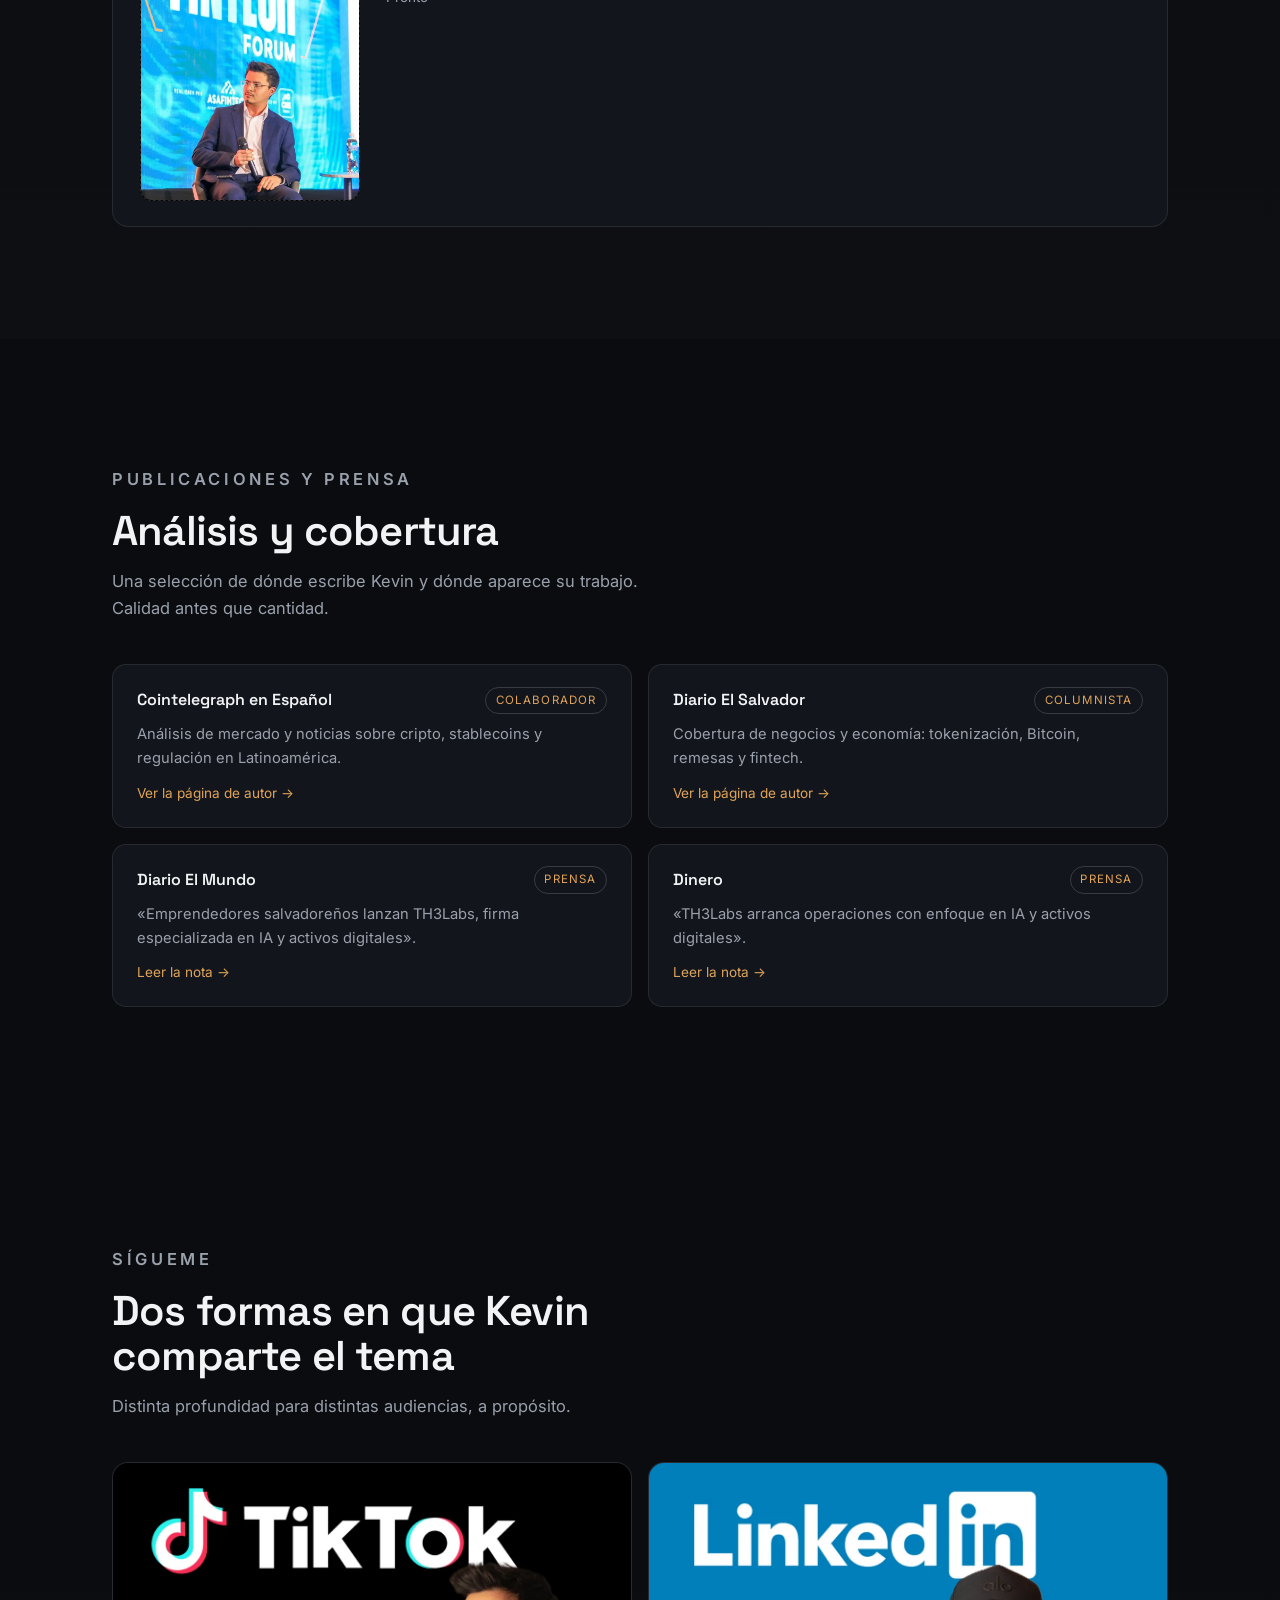
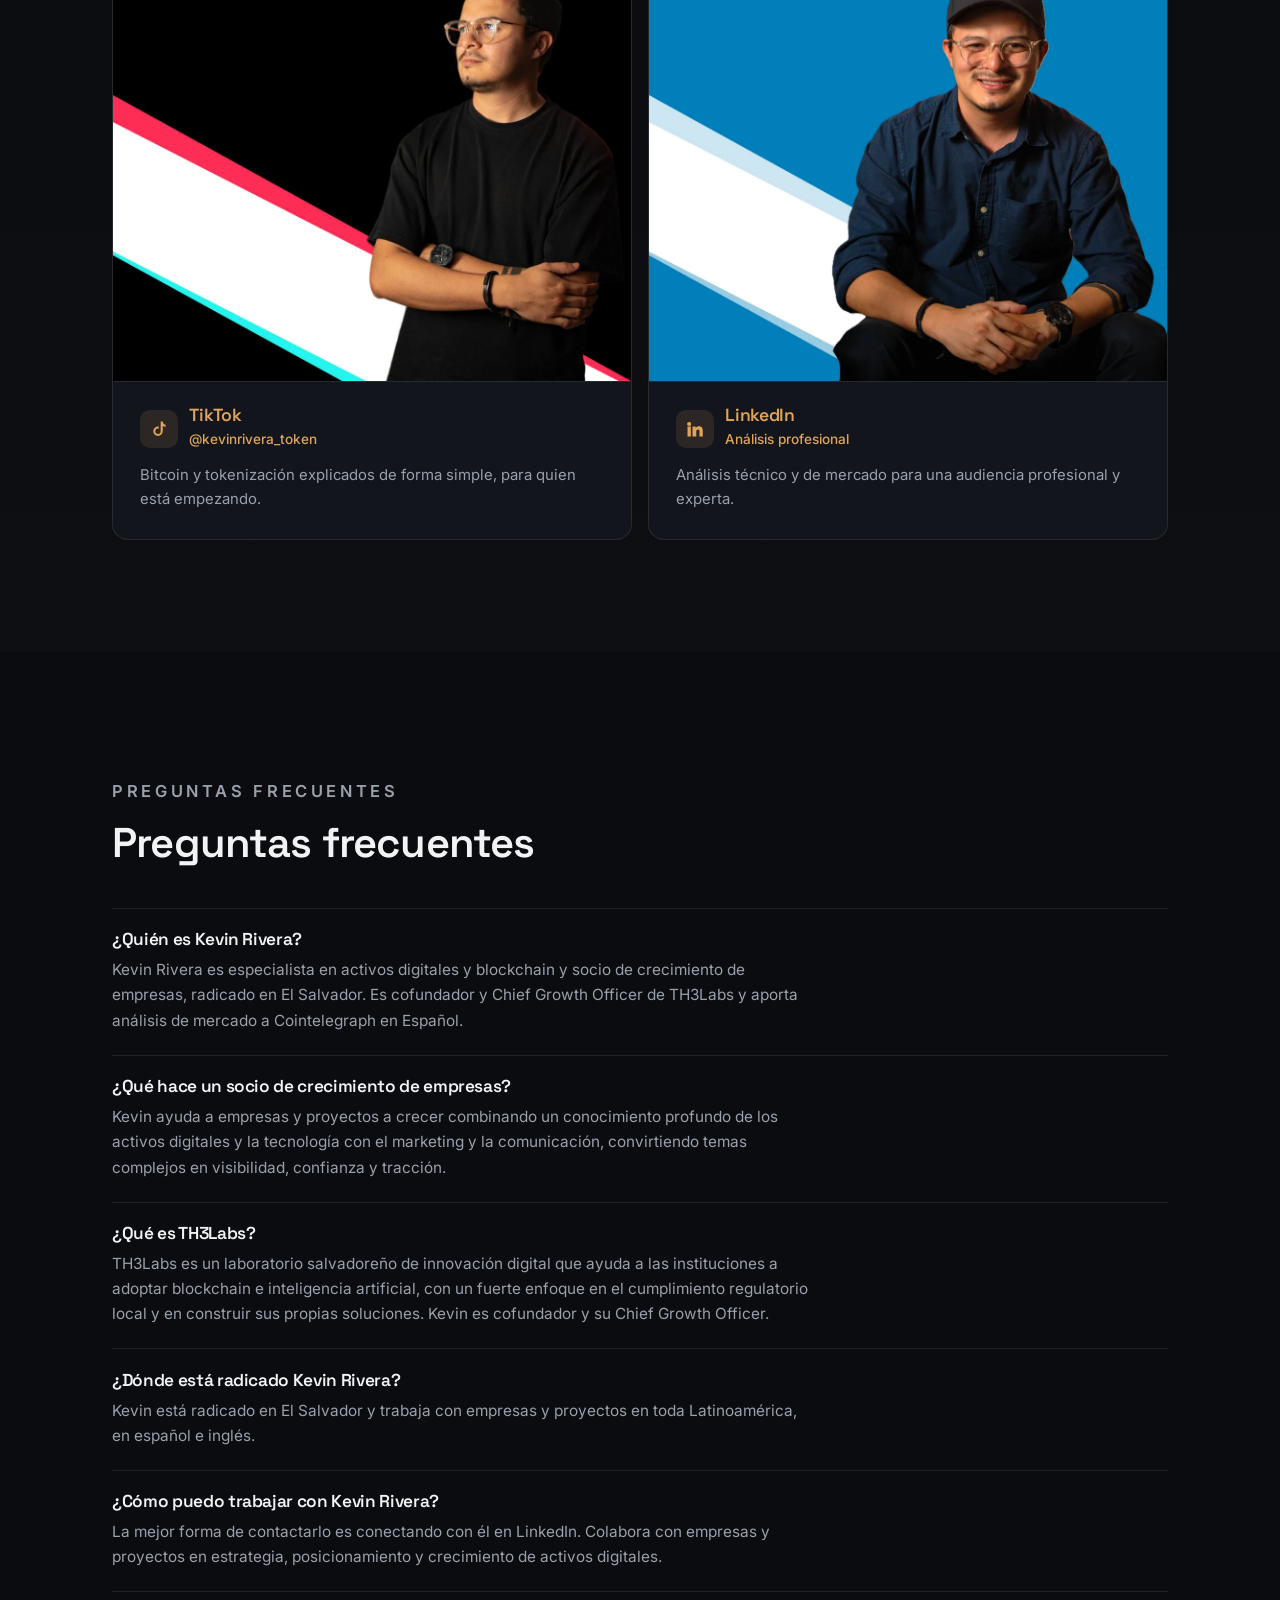
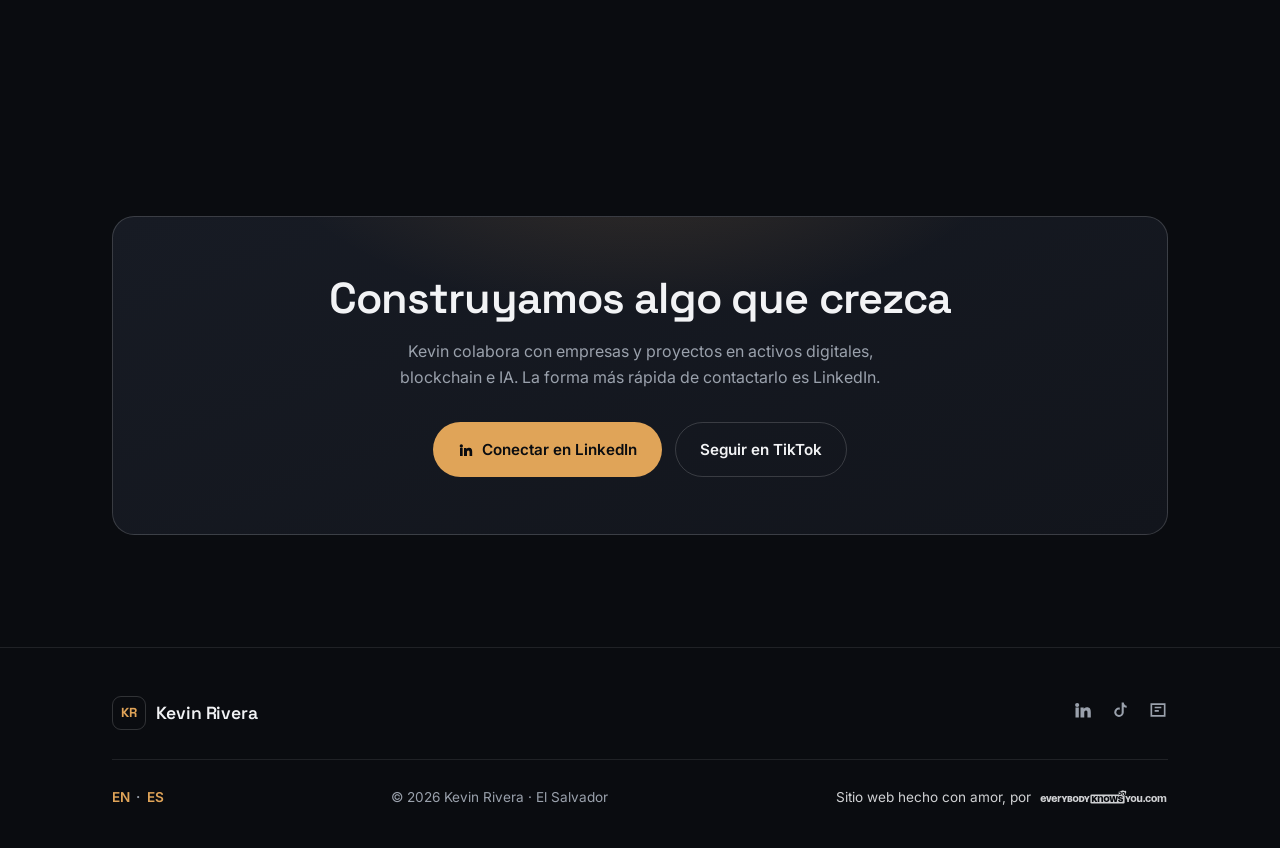
<file: es/index.html>
<!DOCTYPE html>
<html lang="es">
<head>
<meta charset="UTF-8">
<meta name="viewport" content="width=device-width, initial-scale=1.0">
<title>Kevin Rivera, especialista en activos digitales y crecimiento</title>
<meta name="description" content="Kevin Rivera, especialista en activos digitales y blockchain y socio de crecimiento en El Salvador. Ayuda a proyectos a crecer con tokenización, IA y comunicación.">
<meta name="keywords" content="Kevin Rivera, activos digitales, blockchain, Bitcoin, tokenización, inteligencia artificial, socio de crecimiento, growth partner, TH3Labs, El Salvador, Cointelegraph">

<!-- Canonical + language alternates -->
<link rel="canonical" href="https://kevinrivera.io/es/">
<link rel="alternate" hreflang="es" href="https://kevinrivera.io/es/">
<link rel="alternate" hreflang="es-SV" href="https://kevinrivera.io/es/">
<link rel="alternate" hreflang="en" href="https://kevinrivera.io/">
<link rel="alternate" hreflang="x-default" href="https://kevinrivera.io/">

<!-- Open Graph -->
<meta property="og:title" content="Kevin Rivera, especialista en activos digitales y crecimiento">
<meta property="og:description" content="Especialista en activos digitales y blockchain y socio de crecimiento en El Salvador. Ayuda a proyectos a crecer con tokenización, IA y comunicación.">
<meta property="og:type" content="profile">
<meta property="og:url" content="https://kevinrivera.io/es/">
<meta property="og:image" content="https://kevinrivera.io/assets/images/social-share/kevin-rivera-og.jpg">
<meta property="og:image:width" content="1200">
<meta property="og:image:height" content="630">
<meta property="og:image:alt" content="Kevin Rivera, especialista en activos digitales y socio de crecimiento">
<meta property="og:site_name" content="Kevin Rivera">
<meta property="og:locale" content="es_SV">
<meta property="og:locale:alternate" content="en_US">

<!-- Twitter Card -->
<meta name="twitter:card" content="summary_large_image">
<meta name="twitter:title" content="Kevin Rivera, especialista en activos digitales y crecimiento">
<meta name="twitter:description" content="Especialista en activos digitales y blockchain y socio de crecimiento en El Salvador. Tokenización, IA y comunicación.">
<meta name="twitter:image" content="https://kevinrivera.io/assets/images/social-share/kevin-rivera-og.jpg">

<!-- Search -->
<meta name="robots" content="index, follow, max-image-preview:large, max-snippet:-1, max-video-preview:-1">
<meta name="author" content="Kevin Rivera">
<meta name="theme-color" content="#0A0C10">
<meta name="geo.region" content="SV">
<meta name="geo.placename" content="El Salvador">
<meta http-equiv="content-language" content="es">

<!-- Icons -->
<link rel="icon" href="../favicon.ico" sizes="any">
<link rel="icon" type="image/png" sizes="32x32" href="../favicon-32x32.png">
<link rel="icon" type="image/png" sizes="16x16" href="../favicon-16x16.png">
<link rel="apple-touch-icon" sizes="180x180" href="../apple-touch-icon.png">
<link rel="manifest" href="../site.webmanifest">

<!-- AI assistants -->
<link rel="alternate" type="text/plain" title="llms.txt" href="https://kevinrivera.io/llms.txt">

<!-- Performance: preload hero + async fonts -->
<link rel="preload" as="image" href="../assets/images/hero/kevin-rivera-el-salvador-45.webp" type="image/webp" fetchpriority="high">
<link rel="preconnect" href="https://fonts.googleapis.com">
<link rel="preconnect" href="https://fonts.gstatic.com" crossorigin>
<link rel="preload" as="style" href="https://fonts.googleapis.com/css2?family=Inter:wght@400;500;600;700&family=Space+Grotesk:wght@400;500;600;700&display=swap">
<link rel="stylesheet" href="https://fonts.googleapis.com/css2?family=Inter:wght@400;500;600;700&family=Space+Grotesk:wght@400;500;600;700&display=swap" media="print" onload="this.media='all'">
<noscript><link rel="stylesheet" href="https://fonts.googleapis.com/css2?family=Inter:wght@400;500;600;700&family=Space+Grotesk:wght@400;500;600;700&display=swap"></noscript>

<link rel="stylesheet" href="../assets/css/tokens.css?v=3">
<link rel="stylesheet" href="../assets/css/styles.css?v=3">

<!-- Schema.org: connected graph (ES) -->
<script type="application/ld+json">
{
  "@context": "https://schema.org",
  "@graph": [
    {
      "@type": "Person",
      "@id": "https://kevinrivera.io/#person",
      "name": "Kevin Rivera",
      "alternateName": "Kevin Alejandro Rivera Rivera",
      "jobTitle": "Cofundador y Chief Growth Officer",
      "worksFor": {"@type":"Organization","name":"TH3Labs","url":"https://www.th3labs.com/"},
      "nationality": "Salvadoreño",
      "url": "https://kevinrivera.io/es/",
      "image": "https://kevinrivera.io/assets/images/gallery/kevin-rivera-th3labs.webp",
      "description": "Especialista en activos digitales y blockchain y socio de crecimiento de empresas en El Salvador, enfocado en Bitcoin, tokenización, inteligencia artificial y crecimiento a través de la comunicación.",
      "sameAs": [
        "https://www.linkedin.com/in/kevinriverar-socialmedia/",
        "https://www.tiktok.com/@kevinrivera_token",
        "https://cointelegraph.es/authors/kevin-rivera",
        "https://diarioelsalvador.com/autor/3ca516cbf4b7d8efe23598c0703759435e840dd3"
      ],
      "knowsAbout": ["Activos digitales","Blockchain","Bitcoin","Tokenización","Inteligencia artificial","Marketing","Estrategia de crecimiento","Mercados de capital"],
      "knowsLanguage": ["es","en"],
      "alumniOf": [
        {"@type":"EducationalOrganization","name":"Universidad del CEMA (Posgrado en Cripto, Blockchain y DeFi)"},
        {"@type":"EducationalOrganization","name":"Plan B Network Business School"},
        {"@type":"EducationalOrganization","name":"CUBO+ (Oficina Nacional del Bitcoin de El Salvador)"}
      ],
      "address": {"@type":"PostalAddress","addressCountry":"SV"}
    },
    {
      "@type": ["ProfessionalService"],
      "@id": "https://kevinrivera.io/#service",
      "name": "Kevin Rivera, Activos digitales y socio de crecimiento",
      "provider": {"@id": "https://kevinrivera.io/#person"},
      "description": "Asesoría y acompañamiento de crecimiento para empresas y proyectos que trabajan con activos digitales, blockchain, tokenización e inteligencia artificial: estrategia, posicionamiento y comunicación.",
      "areaServed": [{"@type":"Country","name":"El Salvador"},{"@type":"Place","name":"Latinoamérica"}],
      "availableLanguage": ["es","en"],
      "url": "https://kevinrivera.io/es/"
    },
    {
      "@type": "WebSite",
      "@id": "https://kevinrivera.io/#website",
      "url": "https://kevinrivera.io/",
      "name": "Kevin Rivera",
      "inLanguage": ["es","en"],
      "publisher": {"@id": "https://kevinrivera.io/#person"},
      "about": {"@id": "https://kevinrivera.io/#person"}
    },
    {
      "@type": "FAQPage",
      "@id": "https://kevinrivera.io/es/#faq",
      "inLanguage": "es",
      "mainEntity": [
        {"@type":"Question","name":"¿Quién es Kevin Rivera?","acceptedAnswer":{"@type":"Answer","text":"Kevin Rivera es especialista en activos digitales y blockchain y socio de crecimiento de empresas, radicado en El Salvador. Es cofundador y Chief Growth Officer de TH3Labs y aporta análisis de mercado a Cointelegraph en Español."}},
        {"@type":"Question","name":"¿Qué hace un socio de crecimiento de empresas?","acceptedAnswer":{"@type":"Answer","text":"Kevin ayuda a empresas y proyectos a crecer combinando un conocimiento profundo de los activos digitales y la tecnología con el marketing y la comunicación, convirtiendo temas complejos en visibilidad, confianza y tracción."}},
        {"@type":"Question","name":"¿Qué es TH3Labs?","acceptedAnswer":{"@type":"Answer","text":"TH3Labs es un laboratorio salvadoreño de innovación digital que ayuda a las instituciones a adoptar blockchain e inteligencia artificial, con un fuerte enfoque en el cumplimiento regulatorio local y en construir sus propias soluciones. Kevin es cofundador y su Chief Growth Officer."}},
        {"@type":"Question","name":"¿Dónde está radicado Kevin Rivera?","acceptedAnswer":{"@type":"Answer","text":"Kevin está radicado en El Salvador y trabaja con empresas y proyectos en toda Latinoamérica, en español e inglés."}},
        {"@type":"Question","name":"¿Cómo puedo trabajar con Kevin Rivera?","acceptedAnswer":{"@type":"Answer","text":"La mejor forma de contactarlo es conectando con él en LinkedIn. Colabora con empresas y proyectos en estrategia, posicionamiento y crecimiento de activos digitales."}}
      ]
    }
  ]
}
</script>
</head>
<body>

<header class="site-header">
  <div class="wrap">
    <a class="brand" href="index.html" aria-label="Inicio de Kevin Rivera">
      <span class="mono">KR</span> Kevin Rivera
    </a>
    <nav class="nav" aria-label="Principal">
      <div class="nav-links">
        <a href="#about">Sobre mí</a>
        <a href="#focus">Enfoque</a>
        <a href="#ventures">Ventures</a>
        <a href="#press">Publicaciones</a>
        <a href="#contact">Contacto</a>
      </div>
      <div class="lang" aria-label="Idioma"><a href="../index.html">EN</a> · <span class="active">ES</span></div>
      <button class="nav-toggle" aria-label="Menú" aria-expanded="false">
        <svg viewBox="0 0 24 24" fill="none" stroke="currentColor" stroke-width="2" stroke-linecap="round"><path d="M4 7h16M4 12h16M4 17h16"/></svg>
      </button>
    </nav>
  </div>
</header>

<main>

  <!-- HERO -->
  <section class="hero wrap" id="top">
    <div class="hero-grid">
      <div class="hero-copy reveal">
        <p class="eyebrow">Activos digitales · Blockchain · Crecimiento</p>
        <h1>Kevin Rivera</h1>
        <p class="role">Especialista en Activos Digitales <span class="amp">y</span> Socio de Crecimiento</p>
        <p class="lead">Kevin ayuda a empresas y proyectos a convertir los activos digitales, el blockchain y la IA en crecimiento real, uniendo un conocimiento técnico profundo con una comunicación clara. Desde El Salvador, para toda Latinoamérica.</p>
        <div class="hero-cta">
          <a class="btn btn--primary" href="https://www.linkedin.com/in/kevinriverar-socialmedia/" target="_blank" rel="noopener">
            <svg viewBox="0 0 24 24" fill="currentColor" aria-hidden="true"><path d="M4.98 3.5A2.5 2.5 0 1 1 2.5 6 2.5 2.5 0 0 1 4.98 3.5zM3 8.98h4V21H3zM9 8.98h3.8v1.64h.05a4.17 4.17 0 0 1 3.75-2.06c4 0 4.75 2.64 4.75 6.06V21h-4v-5.36c0-1.28 0-2.92-1.78-2.92s-2.05 1.39-2.05 2.83V21H9z"/></svg>
            Conectar en LinkedIn
          </a>
          <a class="btn btn--ghost" href="https://www.tiktok.com/@kevinrivera_token" target="_blank" rel="noopener">
            <svg viewBox="0 0 24 24" fill="currentColor" aria-hidden="true"><path d="M16.5 3c.3 2.1 1.6 3.7 3.5 4v2.4a6.6 6.6 0 0 1-3.5-1v6.3a5.7 5.7 0 1 1-5.7-5.7c.3 0 .6 0 .9.1v2.5a3.2 3.2 0 1 0 2.3 3V3z"/></svg>
            Ver en TikTok
          </a>
        </div>
        <div class="trust">
          <span><b>TH3Labs</b> · Cofundador y CGO</span>
          <span><b>Cointelegraph</b> en Español · colaborador</span>
          <span><b>Diario El Salvador</b> · columnista</span>
        </div>
      </div>
      <figure class="hero-figure reveal">
        <img src="../assets/images/hero/kevin-rivera-el-salvador-45.webp"
             srcset="../assets/images/hero/kevin-rivera-el-salvador-45-560.webp 560w, ../assets/images/hero/kevin-rivera-el-salvador-45.webp 900w"
             sizes="(max-width:820px) 320px, 430px" width="900" height="1090"
             alt="Kevin Rivera, especialista en activos digitales y blockchain en El Salvador" fetchpriority="high">
      </figure>
    </div>
  </section>

  <!-- ABOUT -->
  <section class="section section--alt" id="about">
    <div class="wrap about-grid">
      <div class="about-copy reveal">
        <p class="eyebrow">Sobre mí</p>
        <h2>Uniendo los activos digitales con el crecimiento real de las empresas</h2>
        <p>Kevin Rivera es especialista en activos digitales y blockchain, radicado en El Salvador, y un socio de crecimiento que ayuda a empresas y proyectos a convertir la tecnología emergente en visibilidad, confianza y tracción.</p>
        <p>Trabaja los dos lados del mismo problema. Por un lado, la tecnología: Bitcoin, tokenización, activos digitales e inteligencia artificial. Por el otro, la parte que la mayoría de los expertos deja de lado: el marketing, la comunicación y el crecimiento. Kevin convierte temas complejos en ideas que la gente entiende y sobre las que actúa.</p>
        <p>Su diferenciador es escuchar. A través de una amplia red en la industria, identifica hacia dónde se mueve el sector y lo convierte en soluciones con impacto técnico y estratégico real, tanto para empresas privadas como para proyectos de alcance país. Es cofundador y Chief Growth Officer de TH3Labs y aporta análisis de mercado a Cointelegraph en Español.</p>
      </div>
      <div class="about-facts reveal">
        <div class="fact"><div class="k">Rol</div><div class="v">Cofundador y Chief Growth Officer<small>TH3Labs, laboratorio de IA y activos digitales</small></div></div>
        <div class="fact"><div class="k">Enfoque</div><div class="v">Activos digitales, Bitcoin, tokenización, IA, crecimiento</div></div>
        <div class="fact"><div class="k">Radicado en</div><div class="v">El Salvador<small>Trabajando en toda Latinoamérica</small></div></div>
        <div class="fact"><div class="k">Idiomas</div><div class="v">Español e inglés</div></div>
        <div class="fact"><div class="k">Formación</div><div class="v">CUBO+, Plan B Network, UCEMA<small>Programas de Bitcoin y activos digitales</small></div></div>
      </div>
    </div>
  </section>

  <!-- FOCUS / INDUSTRIES -->
  <section class="section" id="focus">
    <div class="wrap">
      <div class="sec-head reveal">
        <p class="eyebrow">Enfoque</p>
        <h2>Cuatro áreas donde Kevin genera ventaja</h2>
        <p>Los puntos donde se cruzan la tecnología, el capital y la comunicación, y donde la decisión correcta se multiplica.</p>
      </div>
      <div class="cards">
        <article class="card reveal">
          <div class="ico"><svg viewBox="0 0 24 24" fill="none" stroke="currentColor" stroke-width="1.7"><path d="M12 2 4 6v6c0 5 3.5 8 8 10 4.5-2 8-5 8-10V6z"/><path d="M9 12l2 2 4-4"/></svg></div>
          <h3>Blockchain</h3>
          <p>Redes públicas y empresariales, contratos inteligentes y la infraestructura detrás de las plataformas reguladas de activos digitales.</p>
        </article>
        <article class="card reveal">
          <div class="ico"><svg viewBox="0 0 24 24" fill="none" stroke="currentColor" stroke-width="1.7"><circle cx="12" cy="12" r="8"/><path d="M12 8v8M9.5 10.5h3.2a1.6 1.6 0 0 1 0 3.2H9.5"/></svg></div>
          <h3>Tokenización</h3>
          <p>Convertir activos del mundo real y accesos en instrumentos digitales conformes, desde la emisión hasta la distribución.</p>
        </article>
        <article class="card reveal">
          <div class="ico"><svg viewBox="0 0 24 24" fill="none" stroke="currentColor" stroke-width="1.7"><rect x="7" y="7" width="10" height="10" rx="2"/><path d="M9 3v2M15 3v2M9 19v2M15 19v2M3 9h2M3 15h2M19 9h2M19 15h2"/></svg></div>
          <h3>Inteligencia Artificial</h3>
          <p>Agentes de IA y automatización que dan ventaja a los equipos, aplicados a operaciones reales, no a demos.</p>
        </article>
        <article class="card reveal">
          <div class="ico"><svg viewBox="0 0 24 24" fill="none" stroke="currentColor" stroke-width="1.7"><path d="M3 17l6-6 4 4 7-7"/><path d="M14 8h6v6"/></svg></div>
          <h3>Marketing y Crecimiento</h3>
          <p>Posicionamiento, contenido y comunicación que hacen que los proyectos complejos sean visibles, creíbles y confiables.</p>
        </article>
      </div>
    </div>
  </section>

  <!-- VENTURES -->
  <section class="section section--alt" id="ventures">
    <div class="wrap">
      <div class="sec-head reveal">
        <p class="eyebrow">Ventures</p>
        <h2>Construir y hacer crecer empresas</h2>
        <p>Donde las ideas anteriores se convierten en productos, equipos y tracción.</p>
      </div>
      <div class="venture reveal">
        <div class="venture-media"><img src="../assets/images/gallery/kevin-rivera-th3labs.webp" width="820" height="1025" loading="lazy" alt="Kevin Rivera, cofundador y Chief Growth Officer de TH3Labs"></div>
        <div class="venture-body">
          <div class="vrole">Cofundador y Chief Growth Officer</div>
          <h3>TH3Labs</h3>
          <p>Un laboratorio salvadoreño de innovación digital que ayuda a las instituciones a adoptar blockchain e inteligencia artificial, con un fuerte enfoque en el cumplimiento regulatorio local y en construir sus propias soluciones, desde plataformas de tokenización hasta agentes de IA.</p>
          <a class="vlink" href="https://www.th3labs.com/" target="_blank" rel="noopener">th3labs.com <svg viewBox="0 0 24 24" width="14" height="14" fill="none" stroke="currentColor" stroke-width="2"><path d="M7 17 17 7M9 7h8v8"/></svg></a>
        </div>
      </div>
      <div class="venture venture--soon reveal">
        <div class="venture-media"><img src="../assets/images/gallery/kevin-rivera-el-salvador-fintech-forum.webp" width="820" height="1231" loading="lazy" alt="Kevin Rivera en el El Salvador Fintech Forum"></div>
        <div class="venture-body">
          <div class="vrole">En preparación</div>
          <h3>Más ventures</h3>
          <p>Nuevos proyectos en activos digitales, ciberseguridad y marketing están tomando forma. Este espacio crece a medida que se formalizan.</p>
          <span class="vlink">Pronto</span>
        </div>
      </div>
    </div>
  </section>

  <!-- PUBLICACIONES Y PRENSA -->
  <section class="section" id="press">
    <div class="wrap">
      <div class="sec-head reveal">
        <p class="eyebrow">Publicaciones y prensa</p>
        <h2>Análisis y cobertura</h2>
        <p>Una selección de dónde escribe Kevin y dónde aparece su trabajo. Calidad antes que cantidad.</p>
      </div>
      <div class="pubs">
        <a class="pub reveal" href="https://cointelegraph.es/authors/kevin-rivera" target="_blank" rel="noopener">
          <div class="outlet"><span class="name">Cointelegraph en Español</span><span class="tag">Colaborador</span></div>
          <p>Análisis de mercado y noticias sobre cripto, stablecoins y regulación en Latinoamérica.</p>
          <span class="arrow">Ver la página de autor →</span>
        </a>
        <a class="pub reveal" href="https://diarioelsalvador.com/autor/3ca516cbf4b7d8efe23598c0703759435e840dd3" target="_blank" rel="noopener">
          <div class="outlet"><span class="name">Diario El Salvador</span><span class="tag">Columnista</span></div>
          <p>Cobertura de negocios y economía: tokenización, Bitcoin, remesas y fintech.</p>
          <span class="arrow">Ver la página de autor →</span>
        </a>
        <a class="pub reveal" href="https://diario.elmundo.sv/economia/emprendedores-salvadorenos-lanzan-th3labs-firma-especializada-en-inteligencia-artificial-y-activos-digitales" target="_blank" rel="noopener">
          <div class="outlet"><span class="name">Diario El Mundo</span><span class="tag">Prensa</span></div>
          <p>«Emprendedores salvadoreños lanzan TH3Labs, firma especializada en IA y activos digitales».</p>
          <span class="arrow">Leer la nota →</span>
        </a>
        <a class="pub reveal" href="https://dinero.com.sv/expertos/th3labs-arranca-operaciones-con-enfoque-en-ia-y-activos-digitales/" target="_blank" rel="noopener">
          <div class="outlet"><span class="name">Dinero</span><span class="tag">Prensa</span></div>
          <p>«TH3Labs arranca operaciones con enfoque en IA y activos digitales».</p>
          <span class="arrow">Leer la nota →</span>
        </a>
      </div>
    </div>
  </section>

  <!-- CANALES -->
  <section class="section section--alt" id="channels">
    <div class="wrap">
      <div class="sec-head reveal">
        <p class="eyebrow">Sígueme</p>
        <h2>Dos formas en que Kevin comparte el tema</h2>
        <p>Distinta profundidad para distintas audiencias, a propósito.</p>
      </div>
      <div class="channels">
        <a class="channel reveal" href="https://www.tiktok.com/@kevinrivera_token" target="_blank" rel="noopener">
          <img class="channel-thumb" src="../assets/images/channels/tiktok-thumb.webp" width="1080" height="1080" loading="lazy" alt="Kevin Rivera en TikTok, @kevinrivera_token">
          <div class="channel-body">
            <div class="chead">
              <span class="ci"><svg viewBox="0 0 24 24" fill="currentColor"><path d="M16.5 3c.3 2.1 1.6 3.7 3.5 4v2.4a6.6 6.6 0 0 1-3.5-1v6.3a5.7 5.7 0 1 1-5.7-5.7c.3 0 .6 0 .9.1v2.5a3.2 3.2 0 1 0 2.3 3V3z"/></svg></span>
              <div><h3>TikTok</h3><span class="handle">@kevinrivera_token</span></div>
            </div>
            <p>Bitcoin y tokenización explicados de forma simple, para quien está empezando.</p>
          </div>
        </a>
        <a class="channel reveal" href="https://www.linkedin.com/in/kevinriverar-socialmedia/" target="_blank" rel="noopener">
          <img class="channel-thumb" src="../assets/images/channels/linkedin-thumb.webp" width="1080" height="1080" loading="lazy" alt="Kevin Rivera en LinkedIn">
          <div class="channel-body">
            <div class="chead">
              <span class="ci"><svg viewBox="0 0 24 24" fill="currentColor"><path d="M4.98 3.5A2.5 2.5 0 1 1 2.5 6 2.5 2.5 0 0 1 4.98 3.5zM3 8.98h4V21H3zM9 8.98h3.8v1.64h.05a4.17 4.17 0 0 1 3.75-2.06c4 0 4.75 2.64 4.75 6.06V21h-4v-5.36c0-1.28 0-2.92-1.78-2.92s-2.05 1.39-2.05 2.83V21H9z"/></svg></span>
              <div><h3>LinkedIn</h3><span class="handle">Análisis profesional</span></div>
            </div>
            <p>Análisis técnico y de mercado para una audiencia profesional y experta.</p>
          </div>
        </a>
      </div>
    </div>
  </section>

  <!-- FAQ -->
  <section class="section" id="faq">
    <div class="wrap">
      <div class="sec-head reveal">
        <p class="eyebrow">Preguntas frecuentes</p>
        <h2>Preguntas frecuentes</h2>
      </div>
      <div class="faq reveal">
        <div class="faq-item">
          <h3>¿Quién es Kevin Rivera?</h3>
          <p>Kevin Rivera es especialista en activos digitales y blockchain y socio de crecimiento de empresas, radicado en El Salvador. Es cofundador y Chief Growth Officer de TH3Labs y aporta análisis de mercado a Cointelegraph en Español.</p>
        </div>
        <div class="faq-item">
          <h3>¿Qué hace un socio de crecimiento de empresas?</h3>
          <p>Kevin ayuda a empresas y proyectos a crecer combinando un conocimiento profundo de los activos digitales y la tecnología con el marketing y la comunicación, convirtiendo temas complejos en visibilidad, confianza y tracción.</p>
        </div>
        <div class="faq-item">
          <h3>¿Qué es TH3Labs?</h3>
          <p>TH3Labs es un laboratorio salvadoreño de innovación digital que ayuda a las instituciones a adoptar blockchain e inteligencia artificial, con un fuerte enfoque en el cumplimiento regulatorio local y en construir sus propias soluciones. Kevin es cofundador y su Chief Growth Officer.</p>
        </div>
        <div class="faq-item">
          <h3>¿Dónde está radicado Kevin Rivera?</h3>
          <p>Kevin está radicado en El Salvador y trabaja con empresas y proyectos en toda Latinoamérica, en español e inglés.</p>
        </div>
        <div class="faq-item">
          <h3>¿Cómo puedo trabajar con Kevin Rivera?</h3>
          <p>La mejor forma de contactarlo es conectando con él en LinkedIn. Colabora con empresas y proyectos en estrategia, posicionamiento y crecimiento de activos digitales.</p>
        </div>
      </div>
    </div>
  </section>

  <!-- CONTACTO / CTA -->
  <section class="section" id="contact">
    <div class="wrap">
      <div class="cta reveal">
        <h2>Construyamos algo que crezca</h2>
        <p>Kevin colabora con empresas y proyectos en activos digitales, blockchain e IA. La forma más rápida de contactarlo es LinkedIn.</p>
        <div class="hero-cta">
          <a class="btn btn--primary" href="https://www.linkedin.com/in/kevinriverar-socialmedia/" target="_blank" rel="noopener">
            <svg viewBox="0 0 24 24" fill="currentColor" aria-hidden="true"><path d="M4.98 3.5A2.5 2.5 0 1 1 2.5 6 2.5 2.5 0 0 1 4.98 3.5zM3 8.98h4V21H3zM9 8.98h3.8v1.64h.05a4.17 4.17 0 0 1 3.75-2.06c4 0 4.75 2.64 4.75 6.06V21h-4v-5.36c0-1.28 0-2.92-1.78-2.92s-2.05 1.39-2.05 2.83V21H9z"/></svg>
            Conectar en LinkedIn
          </a>
          <a class="btn btn--ghost" href="https://www.tiktok.com/@kevinrivera_token" target="_blank" rel="noopener">Seguir en TikTok</a>
        </div>
      </div>
    </div>
  </section>

</main>

<footer class="site-footer">
  <div class="wrap">
    <div class="footer-top">
      <a class="brand footer-brand" href="index.html"><span class="mono">KR</span> Kevin Rivera</a>
      <div class="footer-social">
        <a href="https://www.linkedin.com/in/kevinriverar-socialmedia/" target="_blank" rel="noopener" aria-label="LinkedIn"><svg viewBox="0 0 24 24" fill="currentColor"><path d="M4.98 3.5A2.5 2.5 0 1 1 2.5 6 2.5 2.5 0 0 1 4.98 3.5zM3 8.98h4V21H3zM9 8.98h3.8v1.64h.05a4.17 4.17 0 0 1 3.75-2.06c4 0 4.75 2.64 4.75 6.06V21h-4v-5.36c0-1.28 0-2.92-1.78-2.92s-2.05 1.39-2.05 2.83V21H9z"/></svg></a>
        <a href="https://www.tiktok.com/@kevinrivera_token" target="_blank" rel="noopener" aria-label="TikTok"><svg viewBox="0 0 24 24" fill="currentColor"><path d="M16.5 3c.3 2.1 1.6 3.7 3.5 4v2.4a6.6 6.6 0 0 1-3.5-1v6.3a5.7 5.7 0 1 1-5.7-5.7c.3 0 .6 0 .9.1v2.5a3.2 3.2 0 1 0 2.3 3V3z"/></svg></a>
        <a href="https://cointelegraph.es/authors/kevin-rivera" target="_blank" rel="noopener" aria-label="Página de autor en Cointelegraph"><svg viewBox="0 0 24 24" fill="none" stroke="currentColor" stroke-width="2"><path d="M4 5h16v14H4z"/><path d="M8 9h8M8 13h5"/></svg></a>
      </div>
    </div>
    <div class="footer-bottom">
      <div class="lang-toggle"><a href="../index.html">EN</a> · <span class="active">ES</span></div>
      <div>© <span data-year>2026</span> Kevin Rivera · El Salvador</div>
      <a class="eky-credit" href="https://everybodyknowsyou.com" target="_blank" rel="noopener" aria-label="Sitio web hecho con amor por everybodyknowsyou.com">
        <span class="eky-credit__text">Sitio web hecho con amor, por</span>
        <svg role="img" aria-label="everybodyknowsyou.com" xmlns="http://www.w3.org/2000/svg" viewBox="0 0 1296.95 160.34"><defs><style>.cls-1{fill:var(--eky-bg,#ffffff);}.cls-2{fill:var(--eky-fg,currentColor);}</style></defs><g><g><g><rect class="cls-2" x="515.16" y="55.21" width="342.62" height="90.52" rx="12" ry="12"/><path class="cls-1" d="M530.13,71.12h16.6v15.46l-.24,6.96h.32l3.32-4.61,15.14-17.81h19.83l-22.02,25.02,22.18,33.68h-19.92l-13.76-20.73-4.86,5.34v15.38h-16.6v-58.69Z"/><path class="cls-1" d="M604.13,71.12v8.01h.32c4.53-6.23,10.53-9.23,18.54-9.23,12.47,0,18.94,7.29,18.94,22.02v37.89h-16.6v-35.3c0-7.69-2.75-10.85-8.58-10.85-7.21,0-11.82,4.7-11.82,12.14v34h-16.6v-58.69h15.79Z"/><path class="cls-1" d="M647.37,100.43c0-17.57,11.09-30.52,29.31-30.52s29.31,12.95,29.31,30.52-11.09,30.6-29.31,30.6-29.31-13.03-29.31-30.6ZM688.66,100.43c0-9.8-3.81-17.16-11.98-17.16s-11.98,7.37-11.98,17.16,3.81,17.24,11.98,17.24,11.98-7.45,11.98-17.24Z"/><path class="cls-1" d="M705.66,71.12h17.57l6.64,35.62c.41,2.02.73,4.86,1.14,6.88h.32l1.21-6.88,6.88-35.62h18.54l7.45,35.62,1.29,6.88h.32l1.05-6.88,5.99-35.62h17.24l-13.28,58.69h-21.53l-6.64-32.38-1.29-6.88h-.32l-1.21,6.88-6.56,32.38h-21.45l-13.36-58.69Z"/><path class="cls-1" d="M791.81,110.79l17-.08c.57,4.78,3.72,7.53,9.31,7.53,4.61,0,7.85-1.7,7.85-5.26,0-2.67-1.78-4.37-5.59-5.26l-14.09-3.24c-8.98-2.02-13.84-7.77-13.84-16.27,0-11.5,8.99-18.3,24.69-18.3,14.65,0,23.56,6.96,23.8,18.05h-17c-.49-3.32-2.67-5.67-7.69-5.67-4.37,0-7.21,1.54-7.21,4.61,0,2.43,1.7,3.81,5.59,4.7l14.09,3.24c9.23,2.1,14.09,8.18,14.09,16.84,0,12.71-10.28,19.35-24.77,19.35-16.19,0-25.99-7.77-26.23-20.24Z"/></g><g><path class="cls-2" d="M918.06,100.39c0-17.57,11.09-30.52,29.31-30.52s29.31,12.95,29.31,30.52-11.09,30.6-29.31,30.6-29.31-13.03-29.31-30.6ZM959.34,100.39c0-9.8-3.81-17.16-11.98-17.16s-11.98,7.37-11.98,17.16,3.81,17.24,11.98,17.24,11.98-7.45,11.98-17.24Z"/><path class="cls-2" d="M1018.85,129.78v-7.85h-.32c-4.61,6.15-10.52,9.07-17.89,9.07-11.98,0-18.46-7.29-18.46-21.94v-37.97h16.6v35.38c0,7.69,2.83,10.77,8.18,10.77,6.56,0,11.09-4.61,11.09-12.63v-33.52h16.6v58.69h-15.79Z"/><path class="cls-2" d="M884.01,109.52l-20.4-38.4h17.84l8.26,17.75c.99,2.06,1.9,4.96,2.89,7.02h.33c.91-2.06,1.82-4.96,2.72-7.02l7.85-17.75h17.51l-20.07,38.57v21.31h-16.93v-21.47Z"/></g><g><path class="cls-2" d="M14.66,100.39c0-17.97,10.85-30.52,29.55-30.52s28.01,12.47,27.36,34.41h-39.35c.89,8.91,4.53,14.01,11.66,14.01,5.67,0,9.31-3,10.44-8.5h16.76c-2.19,13.28-12.31,21.21-26.88,21.21-18.7,0-29.55-12.63-29.55-30.6ZM54.58,92.54c-1.05-6.56-4.78-9.96-10.36-9.96s-9.8,3.64-11.42,9.96h21.78Z"/><path class="cls-2" d="M69.8,71.09h17.49l9.47,35.62c.57,2.02,1.05,4.86,1.62,6.88h.32l1.54-6.88,8.99-35.62h17.16l-17.81,58.69h-21.13l-17.65-58.69Z"/><path class="cls-2" d="M124.69,100.39c0-17.97,10.85-30.52,29.55-30.52s28.01,12.47,27.36,34.41h-39.35c.89,8.91,4.53,14.01,11.66,14.01,5.67,0,9.31-3,10.44-8.5h16.76c-2.19,13.28-12.31,21.21-26.88,21.21-18.7,0-29.55-12.63-29.55-30.6ZM164.61,92.54c-1.05-6.56-4.78-9.96-10.36-9.96s-9.8,3.64-11.42,9.96h21.78Z"/><path class="cls-2" d="M187.44,71.09h15.46v9.47h.32c3.64-7.37,8.74-10.69,15.71-10.69,1.86,0,3.56.24,5.1.81v15.79h-.32c-1.7-.49-3.24-.73-5.18-.73-9.15,0-14.49,5.42-14.49,16.11v27.93h-16.6v-58.69Z"/><path class="cls-2" d="M285.57,71.09h26.15c13.52,0,20.97,5.42,20.97,14.82,0,6.15-3.08,10.36-9.96,12.39v.32c8.02,1.46,12.23,6.23,12.23,13.84,0,10.52-8.42,17.33-21.7,17.33h-27.69v-58.69ZM316.66,88.82c0-3.64-2.02-5.18-6.56-5.18h-7.93v10.77h7.93c4.37,0,6.56-1.86,6.56-5.59ZM318.6,111.24c0-3.81-2.27-5.99-6.88-5.99h-9.55v11.98h9.63c4.45,0,6.8-2.19,6.8-5.99Z"/><path class="cls-2" d="M337.95,100.39c0-17.57,11.09-30.52,29.31-30.52s29.31,12.95,29.31,30.52-11.09,30.6-29.31,30.6-29.31-13.03-29.31-30.6ZM379.24,100.39c0-9.8-3.8-17.16-11.98-17.16s-11.98,7.37-11.98,17.16,3.8,17.24,11.98,17.24,11.98-7.45,11.98-17.24Z"/><path class="cls-2" d="M402.08,71.09h24.13c18.62,0,29.63,10.36,29.63,29.31s-11.01,29.39-29.63,29.39h-24.13v-58.69ZM438.99,100.39c0-10.77-5.83-16.19-13.36-16.19h-6.96v32.46h6.96c7.53,0,13.36-5.51,13.36-16.27Z"/><path class="cls-2" d="M471.04,109.52l-20.4-38.4h17.84l8.26,17.75c.99,2.06,1.9,4.96,2.89,7.02h.33c.91-2.06,1.82-4.96,2.72-7.02l7.85-17.75h17.51l-20.07,38.57v21.31h-16.93v-21.47Z"/><path class="cls-2" d="M245.89,109.52l-20.4-38.4h17.84l8.26,17.75c.99,2.06,1.9,4.96,2.89,7.02h.33c.91-2.06,1.82-4.96,2.72-7.02l7.85-17.75h17.51l-20.07,38.57v21.31h-16.93v-21.47Z"/></g></g><g><g><path class="cls-2" d="M837.89,14.05c5.42-1.65,11.14.47,13.85,5.48.39.72,1.1,1.2,1.88,1.34.7.12,1.52-.2,2.16-.74,4.05-3.38,9.74-3.68,14.06-.7,4.24,2.92,5.92,8.22,4.35,13.25l-6.96,22.26c-2.45,8.46-9.67,14.45-18.27,15.02-8.94.6-17.2-4.68-20.36-13.03-.17-.45-.5-.62-.88-.67s-.66.09-.98.46c-5.78,6.49-15.01,8.59-23.07,5.2-7.59-3.19-12.57-10.83-12.37-19.15.21-8.44,5.67-16.24,13.97-18.77l32.61-9.94ZM844.69,65.73c8.85,1.59,17.31-4.28,18.9-13.13,1.59-8.85-4.28-17.31-13.13-18.9-8.85-1.59-17.31,4.28-18.9,13.13-1.59,8.85,4.28,17.31,13.13,18.9ZM808.72,59.25c8.85,1.59,17.31-4.28,18.9-13.13,1.59-8.85-4.28-17.31-13.13-18.9-8.85-1.59-17.31,4.28-18.9,13.13-1.59,8.85,4.28,17.31,13.13,18.9Z"/><g><path class="cls-1" d="M850.46,33.7c8.85,1.59,14.72,10.06,13.13,18.9-1.59,8.85-10.06,14.72-18.9,13.13-8.85-1.59-14.72-10.06-13.13-18.9s10.06-14.72,18.9-13.13Z"/><path class="cls-1" d="M814.49,27.22c8.85,1.59,14.72,10.06,13.13,18.9-1.59,8.85-10.06,14.72-18.9,13.13-8.85-1.59-14.72-10.06-13.13-18.9,1.59-8.85,10.06-14.72,18.9-13.13Z"/></g></g><g><g><path class="cls-2" d="M847.57,56.91c-.06-.86-.28-1.56-.42-2.47.64.65,1.19,1.16,1.91,1.66,1.12.79,2.71.42,3.44-.7.73-1.11.45-2.64-.68-3.44-.71-.5-1.52-.66-2.4-1.05,1.54-.53,3.13-1,3.41-2.57.17-.93-.14-1.9-.84-2.43-1.03-.79-2.26-.75-3.22.02-.58.46-1.06.91-1.67,1.49.18-.89.4-1.63.45-2.5.09-1.44-1.09-2.58-2.46-2.58s-2.55,1.17-2.48,2.62c.04.85.33,1.53.43,2.46-.47-.54-.95-.89-1.43-1.33-1.13-1.04-2.8-.99-3.77.19-.91,1.1-.66,2.87.58,3.67.72.46,1.49.65,2.34.99-.88.38-1.73.56-2.45,1.09-1.21.89-1.32,2.65-.36,3.69,1.04,1.12,2.62,1.06,3.73.03l1.46-1.34c-.23.92-.51,1.75-.51,2.68,0,1.41,1.2,2.5,2.56,2.45s2.46-1.22,2.37-2.6Z"/><path class="cls-2" d="M847.57,56.91c.09,1.38-1.03,2.55-2.37,2.6s-2.56-1.05-2.56-2.45c0-.94.27-1.76.51-2.68l-1.46,1.34c-1.12,1.03-2.7,1.09-3.73-.03-.96-1.04-.84-2.8.36-3.69.71-.53,1.56-.71,2.45-1.09-.85-.34-1.62-.53-2.34-.99-1.24-.79-1.49-2.57-.58-3.67.97-1.17,2.64-1.23,3.77-.19.48.45.96.79,1.43,1.33-.1-.93-.38-1.61-.43-2.46-.07-1.44,1.07-2.62,2.48-2.62s2.55,1.14,2.46,2.58c-.05.87-.27,1.6-.45,2.5.61-.58,1.09-1.03,1.67-1.49.96-.77,2.19-.81,3.22-.02.7.54,1,1.5.84,2.43-.28,1.57-1.87,2.04-3.41,2.57.88.39,1.69.54,2.4,1.05,1.13.8,1.41,2.33.68,3.44-.73,1.11-2.32,1.48-3.44.7-.72-.5-1.27-1.01-1.91-1.66.14.92.37,1.62.42,2.47Z"/></g><g><path class="cls-2" d="M810.13,50.42c.09-1.04-.23-1.92-.46-2.9.76.65,1.37,1.38,2.24,1.82,1.23.63,2.73.08,3.32-1.08s.21-2.6-.95-3.29c-.73-.43-1.51-.63-2.28-.94.71-.21,1.29-.46,1.92-.73,1.42-.61,1.98-2.23,1.25-3.55s-2.48-1.69-3.67-.79c-.67.5-1.22,1.01-1.84,1.61.23-1.08.58-2.02.43-3.07-.18-1.23-1.33-2.03-2.49-2.01s-2.27.88-2.4,2.1c-.11,1.04.22,1.91.45,2.98-.52-.57-1.04-.93-1.58-1.42-1.11-1-2.86-.89-3.77.32s-.53,2.95.79,3.67c.74.41,1.47.63,2.23.89-.85.33-1.63.52-2.35.98-1.23.78-1.49,2.47-.66,3.57s2.46,1.35,3.58.48c.64-.49,1.17-.96,1.77-1.57-.22,1.07-.56,1.95-.45,2.98.14,1.28,1.29,2.13,2.5,2.11s2.29-.84,2.41-2.17Z"/><path class="cls-2" d="M810.13,50.42c-.12,1.32-1.24,2.14-2.41,2.17s-2.36-.83-2.5-2.11c-.11-1.03.23-1.91.45-2.98-.6.61-1.13,1.08-1.77,1.57-1.12.87-2.73.66-3.58-.48s-.57-2.79.66-3.57c.72-.46,1.5-.64,2.35-.98-.77-.26-1.49-.48-2.23-.89-1.32-.73-1.68-2.5-.79-3.67s2.66-1.32,3.77-.32c.54.49,1.06.85,1.58,1.42-.23-1.07-.56-1.94-.45-2.98.13-1.22,1.24-2.08,2.4-2.1s2.31.78,2.49,2.01c.15,1.05-.2,1.99-.43,3.07.62-.6,1.17-1.1,1.84-1.61,1.2-.9,2.97-.5,3.67.79s.17,2.93-1.25,3.55c-.63.27-1.21.52-1.92.73.77.32,1.55.51,2.28.94,1.16.68,1.53,2.13.95,3.29s-2.09,1.71-3.32,1.08c-.87-.44-1.48-1.17-2.24-1.82.23.98.55,1.86.46,2.9Z"/></g></g></g></g><g fill="var(--eky-fg, currentColor)"><path d="M1046.08,112.99h15.96v16.61h-15.96v-16.61Z"/><path d="M1065.91,100.33c0-17.49,11.29-30.39,29.1-30.39,13.79,0,25.15,8.06,26.36,22.41h-16.85c-.56-5.8-4.03-9.11-9.43-9.11-8.06,0-11.93,7.42-11.93,17.09s3.79,17.17,11.85,17.17c5.4,0,8.95-3.3,9.67-9.67h16.85c-1.13,14.91-12.66,22.97-26.52,22.97-18.14,0-29.1-12.98-29.1-30.47Z"/><path d="M1124.75,100.33c0-17.49,11.04-30.39,29.18-30.39s29.18,12.9,29.18,30.39-11.04,30.47-29.18,30.47-29.18-12.98-29.18-30.47ZM1165.86,100.33c0-9.75-3.79-17.09-11.93-17.09s-11.93,7.33-11.93,17.09,3.79,17.17,11.93,17.17,11.93-7.42,11.93-17.17Z"/><path d="M1204.31,71.15v7.98h.32c4.43-5.97,10.64-9.19,17.9-9.19s12.41,3.14,15.4,9.19h.32c4.92-6.21,10.72-9.19,17.9-9.19,12.58,0,19.27,8.71,19.27,22.81v36.84h-16.53v-34.26c0-7.66-2.34-11.69-8.06-11.69-6.53,0-10.56,5-10.56,12.9v33.05h-16.53v-34.34c0-7.58-2.42-11.61-8.14-11.61-6.61,0-10.48,5.24-10.48,12.9v33.05h-16.53v-58.44h15.72Z"/></g></svg>
      </a>
    </div>
  </div>
</footer>

<script src="../assets/js/main.js" defer></script>
</body>
</html>
</file>
<file: assets/css/tokens.css>
/* assets/css/tokens.css — COLORS + FONTS only. The single source of truth.
   Edit this one file to re-skin the whole site (EN + ES stay in sync). */
:root{
  /* Brand palette — sober, minimalist, dark (per client) */
  --bg:        #0A0C10;   /* page background (near-black) */
  --ink:       #F2F3F5;   /* main text (off-white) */
  --accent:    #E0A458;   /* primary accent: warm gold (digital-assets) */
  --accent-2:  #C6863A;   /* deeper gold for gradients/hover */
  --muted:     #9AA1AC;   /* secondary text */
  --surface:   #12151C;   /* cards / alt sections */
  --surface-2: #171B24;   /* elevated cards / hovers */
  --border:    rgba(255,255,255,.09);   /* hairline borders */
  --border-strong: rgba(255,255,255,.16);

  /* Footer credit colors (read by the EKY credit logo — see footer-credit.md) */
  --footer-bg: #0A0C10;   /* footer background */
  --footer-fg: #F2F3F5;   /* footer text */

  /* Fonts */
  --font-display: 'Space Grotesk', system-ui, -apple-system, Segoe UI, sans-serif;
  --font-body:    'Inter', system-ui, -apple-system, Segoe UI, Roboto, sans-serif;

  /* Layout */
  --max: 1120px;
}
</file>
<file: assets/css/styles.css>
/* assets/css/styles.css — all styling. References tokens.css, no raw brand hex. */

/* ---------- Reset & base ---------- */
*{margin:0;padding:0;box-sizing:border-box}
html{scroll-behavior:smooth;-webkit-text-size-adjust:100%}
body{font-family:var(--font-body);color:var(--ink);background:var(--bg);line-height:1.65;-webkit-font-smoothing:antialiased;text-rendering:optimizeLegibility;overflow-x:hidden}
img{max-width:100%;display:block}
a{color:var(--accent);text-decoration:none;transition:color .2s}
a:hover{color:var(--ink)}
h1,h2,h3,h4{font-family:var(--font-display);line-height:1.08;font-weight:600;letter-spacing:-.02em}
::selection{background:var(--accent);color:#0A0C10}
body::before{content:"";position:fixed;inset:0;z-index:-1;pointer-events:none;background:radial-gradient(60rem 40rem at 78% -8%,rgba(224,164,88,.10),transparent 60%),radial-gradient(50rem 40rem at -10% 110%,rgba(224,164,88,.05),transparent 55%)}
.wrap{max-width:var(--max);margin:0 auto;padding:0 clamp(1.15rem,4vw,2rem)}
.eyebrow{font-family:var(--font-body);font-weight:600;font-size:.78rem;letter-spacing:.22em;text-transform:uppercase;color:var(--accent);margin:0 0 1rem}
.section{padding:clamp(4rem,9vw,7rem) 0;position:relative}
.section--alt{background:linear-gradient(180deg,transparent,rgba(255,255,255,.015))}
.lead{color:var(--muted);font-size:1.05rem;max-width:46ch}

/* ---------- Reveal ---------- */
.reveal{opacity:0;transform:translateY(22px);transition:opacity .7s ease,transform .7s ease}
.reveal.in{opacity:1;transform:none}
@media (prefers-reduced-motion:reduce){.reveal{opacity:1;transform:none;transition:none}}

/* ---------- Buttons ---------- */
.btn{display:inline-flex;align-items:center;gap:.55rem;font-family:var(--font-body);font-weight:600;font-size:.95rem;padding:.85rem 1.5rem;border-radius:999px;border:1px solid transparent;cursor:pointer;transition:transform .2s,background .2s,border-color .2s,color .2s;white-space:nowrap}
.btn svg{width:1.05em;height:1.05em}
.btn--primary{background:var(--accent);color:#0A0C10}
.btn--primary:hover{background:var(--ink);color:#0A0C10;transform:translateY(-2px)}
.btn--ghost{border-color:var(--border-strong);color:var(--ink);background:transparent}
.btn--ghost:hover{border-color:var(--accent);color:var(--accent);transform:translateY(-2px)}

/* ---------- Header ---------- */
.site-header{position:sticky;top:0;z-index:50;background:rgba(10,12,16,.72);backdrop-filter:blur(12px);border-bottom:1px solid var(--border)}
.site-header .wrap{display:flex;align-items:center;justify-content:space-between;height:66px}
.brand{display:flex;align-items:center;gap:.6rem;font-family:var(--font-display);font-weight:600;font-size:1.05rem;color:var(--ink);letter-spacing:-.01em}
.brand:hover{color:var(--ink)}
.brand .mono{display:grid;place-items:center;width:34px;height:34px;border-radius:9px;border:1px solid var(--border-strong);color:var(--accent);font-size:.82rem;font-weight:700}
.nav{display:flex;align-items:center;gap:1.6rem}
.nav a{color:var(--muted);font-size:.92rem;font-weight:500}
.nav a:hover{color:var(--ink)}
.nav-links{display:flex;gap:1.6rem}
.lang{display:flex;gap:.4rem;font-size:.82rem;font-weight:600;letter-spacing:.03em;color:var(--muted)}
.lang .active{color:var(--accent)}
.lang a{color:var(--muted)}
.lang a:hover{color:var(--ink)}
.nav-toggle{display:none;background:none;border:0;color:var(--ink);cursor:pointer;padding:.3rem}
.nav-toggle svg{width:26px;height:26px}
@media (max-width:820px){
  .nav-toggle{display:block}
  .site-header .wrap{position:relative}
  .nav-links{position:absolute;top:66px;left:0;right:0;flex-direction:column;gap:0;background:rgba(10,12,16,.98);backdrop-filter:blur(12px);border-bottom:1px solid var(--border);padding:.4rem 0;display:none}
  .nav-links.open{display:flex}
  .nav-links a{padding:.85rem clamp(1.15rem,4vw,2rem)}
}

/* ---------- Hero ---------- */
.hero{padding-top:clamp(3rem,7vw,5.5rem);padding-bottom:clamp(3.5rem,7vw,6rem)}
.hero-grid{display:grid;grid-template-columns:1.15fr .85fr;gap:clamp(2rem,5vw,4rem);align-items:center}
.hero h1{font-size:clamp(2.9rem,7vw,4.7rem);font-weight:600;margin:.2rem 0 .1rem}
.hero .role{font-family:var(--font-display);font-weight:500;font-size:clamp(1.15rem,2.6vw,1.6rem);color:var(--ink);margin:.4rem 0 0}
.hero .role .amp{color:var(--accent)}
.hero p.lead{margin:1.4rem 0 2rem;font-size:1.08rem;max-width:52ch}
.hero-cta{display:flex;flex-wrap:wrap;gap:.8rem}
.hero-figure{position:relative;display:flex;justify-content:center}
.hero-figure img{width:100%;max-width:430px;height:auto;border-radius:18px;border:1px solid var(--border-strong);box-shadow:0 30px 70px -30px rgba(0,0,0,.8)}
@media (max-width:820px){
  .hero-grid{grid-template-columns:1fr;text-align:left}
  .hero-figure{order:-1}
  .hero-figure img{max-width:360px}
}

/* ---------- Trust strip ---------- */
.trust{display:flex;flex-wrap:wrap;gap:.5rem 1.6rem;margin-top:2.4rem;padding-top:1.6rem;border-top:1px solid var(--border);color:var(--muted);font-size:.85rem}
.trust span{display:inline-flex;align-items:center;gap:.5rem}
.trust b{color:var(--ink);font-weight:600}

/* ---------- Section heading ---------- */
.sec-head{max-width:56ch;margin-bottom:2.6rem}
.sec-head h2{font-size:clamp(1.8rem,4vw,2.6rem)}
.sec-head p{color:var(--muted);margin-top:.9rem;font-size:1.03rem}

/* ---------- About ---------- */
.about-grid{display:grid;grid-template-columns:1fr 1fr;gap:clamp(2rem,5vw,4rem);align-items:start}
.about-copy p{margin-bottom:1.1rem;color:#D7DBE2}
.about-copy p:last-child{margin-bottom:0}
.about-facts{display:grid;gap:1px;background:var(--border);border:1px solid var(--border);border-radius:14px;overflow:hidden}
.about-facts .fact{background:var(--surface);padding:1.15rem 1.3rem}
.about-facts .fact .k{font-size:.76rem;letter-spacing:.14em;text-transform:uppercase;color:var(--accent);font-weight:600}
.about-facts .fact .v{margin-top:.35rem;color:var(--ink);font-weight:500}
.about-facts .fact .v small{display:block;color:var(--muted);font-weight:400;font-size:.86rem;margin-top:.2rem}
@media (max-width:760px){.about-grid{grid-template-columns:1fr}}

/* ---------- Focus cards ---------- */
.cards{display:grid;grid-template-columns:repeat(4,1fr);gap:1rem}
.card{background:var(--surface);border:1px solid var(--border);border-radius:16px;padding:1.5rem 1.4rem;transition:transform .3s,border-color .3s,background .3s;position:relative;overflow:hidden}
.card:hover{transform:translateY(-4px);border-color:var(--border-strong);background:var(--surface-2)}
.card .ico{width:44px;height:44px;border-radius:11px;display:grid;place-items:center;background:rgba(224,164,88,.12);color:var(--accent);margin-bottom:1.1rem}
.card .ico svg{width:22px;height:22px}
.card h3{font-size:1.12rem;margin-bottom:.5rem}
.card p{color:var(--muted);font-size:.92rem}
@media (max-width:960px){.cards{grid-template-columns:repeat(2,1fr)}}
@media (max-width:520px){.cards{grid-template-columns:1fr}}

/* ---------- Ventures ---------- */
.venture{display:grid;grid-template-columns:220px 1fr;gap:1.6rem;align-items:stretch;background:var(--surface);border:1px solid var(--border);border-radius:16px;padding:1.6rem 1.7rem;transition:border-color .3s,transform .3s}
.venture:hover{border-color:var(--border-strong);transform:translateY(-3px)}
.venture+.venture{margin-top:1rem}
.venture-media{border-radius:12px;overflow:hidden;border:1px solid var(--border-strong);background:#000}
.venture-media img{width:100%;height:100%;min-height:170px;object-fit:cover;object-position:center 20%;transition:transform .5s}
.venture:hover .venture-media img{transform:scale(1.04)}
.venture-body{display:flex;flex-direction:column}
.venture .vrole{font-size:.78rem;letter-spacing:.12em;text-transform:uppercase;color:var(--accent);font-weight:600;margin-bottom:.15rem}
.venture h3{font-size:1.25rem;margin:.2rem 0 .35rem}
.venture p{color:var(--muted);font-size:.95rem;max-width:60ch}
.venture .vlink{color:var(--muted);font-size:.85rem;display:inline-flex;align-items:center;gap:.4rem;margin-top:.7rem;align-self:flex-start}
.venture .vlink:hover{color:var(--accent)}
.venture--soon{opacity:.9}
.venture--soon .venture-media{border-style:dashed}
.venture--soon .venture-media img{object-position:center 82%}
@media (max-width:680px){.venture{grid-template-columns:1fr}.venture-media{max-height:240px}}

/* ---------- Publications ---------- */
.pubs{display:grid;grid-template-columns:repeat(2,1fr);gap:1rem}
.pub{display:block;background:var(--surface);border:1px solid var(--border);border-radius:14px;padding:1.35rem 1.5rem;transition:border-color .3s,transform .3s,background .3s}
.pub:hover{border-color:var(--border-strong);transform:translateY(-3px);background:var(--surface-2)}
.pub .outlet{display:flex;align-items:center;justify-content:space-between;gap:1rem;margin-bottom:.5rem}
.pub .outlet .name{font-family:var(--font-display);font-weight:600;color:var(--ink);font-size:1rem}
.pub .outlet .tag{font-size:.72rem;letter-spacing:.1em;text-transform:uppercase;color:var(--accent);border:1px solid var(--border-strong);border-radius:999px;padding:.2rem .6rem}
.pub p{color:var(--muted);font-size:.92rem}
.pub .arrow{color:var(--accent);font-size:.85rem;margin-top:.7rem;display:inline-flex;align-items:center;gap:.4rem}
@media (max-width:680px){.pubs{grid-template-columns:1fr}}

/* ---------- Channels ---------- */
.channels{display:grid;grid-template-columns:1fr 1fr;gap:1rem}
.channel{background:var(--surface);border:1px solid var(--border);border-radius:16px;overflow:hidden;transition:border-color .3s,transform .3s}
.channel:hover{border-color:var(--border-strong);transform:translateY(-3px)}
.channel-thumb{width:100%;height:auto;display:block;border-bottom:1px solid var(--border)}
.channel-body{padding:1.5rem 1.7rem 1.7rem}
.channel .chead{display:flex;align-items:center;gap:.7rem;margin-bottom:.7rem}
.channel .chead .ci{width:38px;height:38px;border-radius:10px;display:grid;place-items:center;background:rgba(224,164,88,.12);color:var(--accent)}
.channel .chead .ci svg{width:20px;height:20px}
.channel h3{font-size:1.1rem}
.channel .handle{color:var(--accent);font-size:.85rem;font-weight:500}
.channel p{color:var(--muted);font-size:.93rem;margin-top:.2rem}
@media (max-width:680px){.channels{grid-template-columns:1fr}}

/* ---------- FAQ ---------- */
.faq{display:grid;gap:0}
.faq-item{border-top:1px solid var(--border);padding:1.35rem 0}
.faq-item:last-child{border-bottom:1px solid var(--border)}
.faq-item h3{font-size:1.08rem;margin-bottom:.5rem;color:var(--ink)}
.faq-item p{color:var(--muted);font-size:.96rem;max-width:70ch}

/* ---------- Contact / CTA ---------- */
.cta{background:linear-gradient(160deg,var(--surface-2),var(--surface));border:1px solid var(--border-strong);border-radius:22px;padding:clamp(2.4rem,5vw,3.6rem);text-align:center;position:relative;overflow:hidden}
.cta::before{content:"";position:absolute;inset:0;pointer-events:none;background:radial-gradient(40rem 20rem at 50% -30%,rgba(224,164,88,.18),transparent 60%)}
.cta h2{font-size:clamp(1.9rem,4.5vw,2.7rem);position:relative}
.cta p{color:var(--muted);max-width:52ch;margin:1rem auto 2rem;position:relative}
.cta .hero-cta{justify-content:center;position:relative}

/* ---------- Footer ---------- */
.site-footer{background:var(--footer-bg);border-top:1px solid var(--border);padding:3rem 0 2.5rem;color:var(--footer-fg)}
.footer-top{display:flex;flex-wrap:wrap;gap:1.5rem;justify-content:space-between;align-items:center;margin-bottom:1.8rem}
.footer-brand{font-family:var(--font-display);font-weight:600;font-size:1.1rem}
.footer-social{display:flex;gap:1.1rem}
.footer-social a{color:var(--muted)}
.footer-social a:hover{color:var(--accent)}
.footer-social svg{width:20px;height:20px}
.footer-bottom{display:flex;flex-wrap:wrap;gap:1rem;justify-content:space-between;align-items:center;padding-top:1.6rem;border-top:1px solid var(--border);color:var(--muted);font-size:.85rem}
.lang-toggle{display:flex;gap:.4rem;font-weight:600}
.lang-toggle .active{color:var(--accent)}
.eky-credit{display:inline-flex;align-items:center;gap:.5rem;text-decoration:none;font-family:var(--font-body);font-size:.85rem;color:var(--footer-fg);opacity:.85}
.eky-credit:hover{opacity:1;color:var(--footer-fg)}
.eky-credit__text{color:var(--footer-fg)}
.eky-credit svg{--eky-bg:var(--footer-bg);height:16px;width:auto;display:block}
</file>
